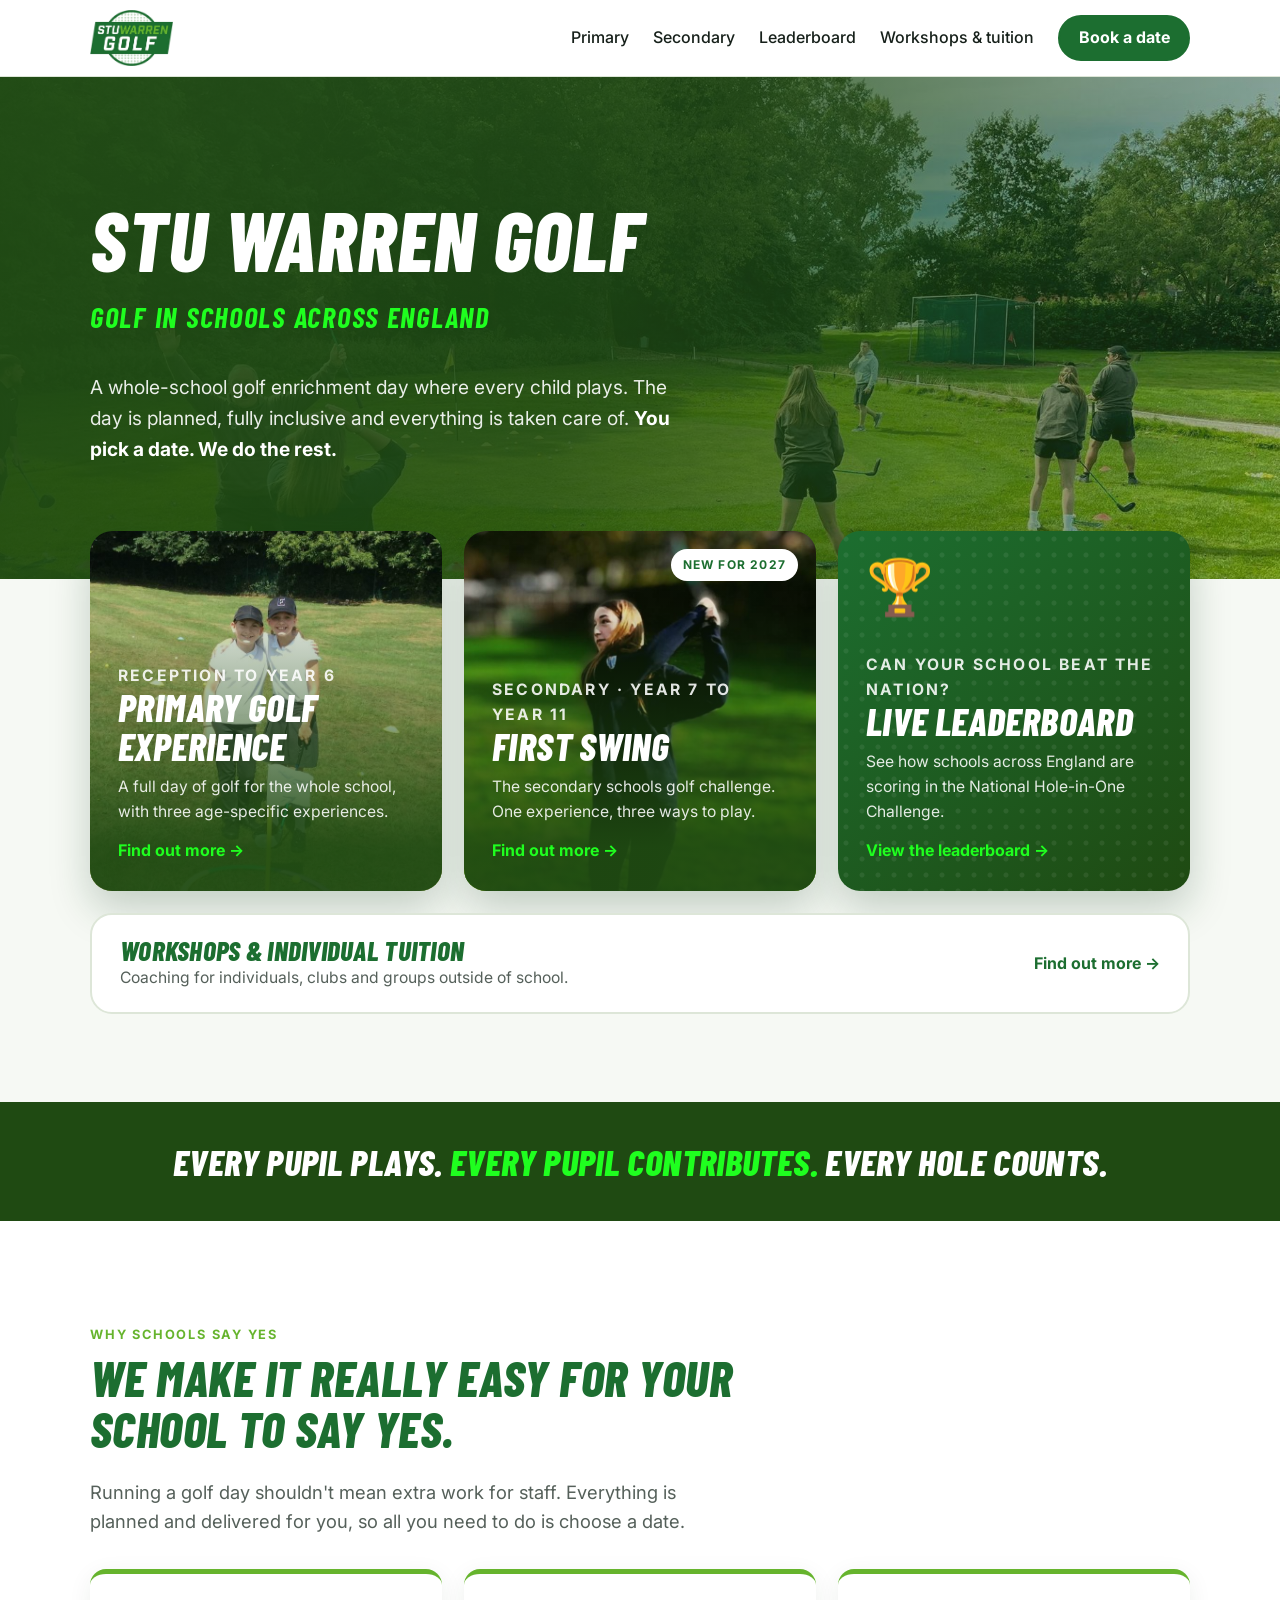
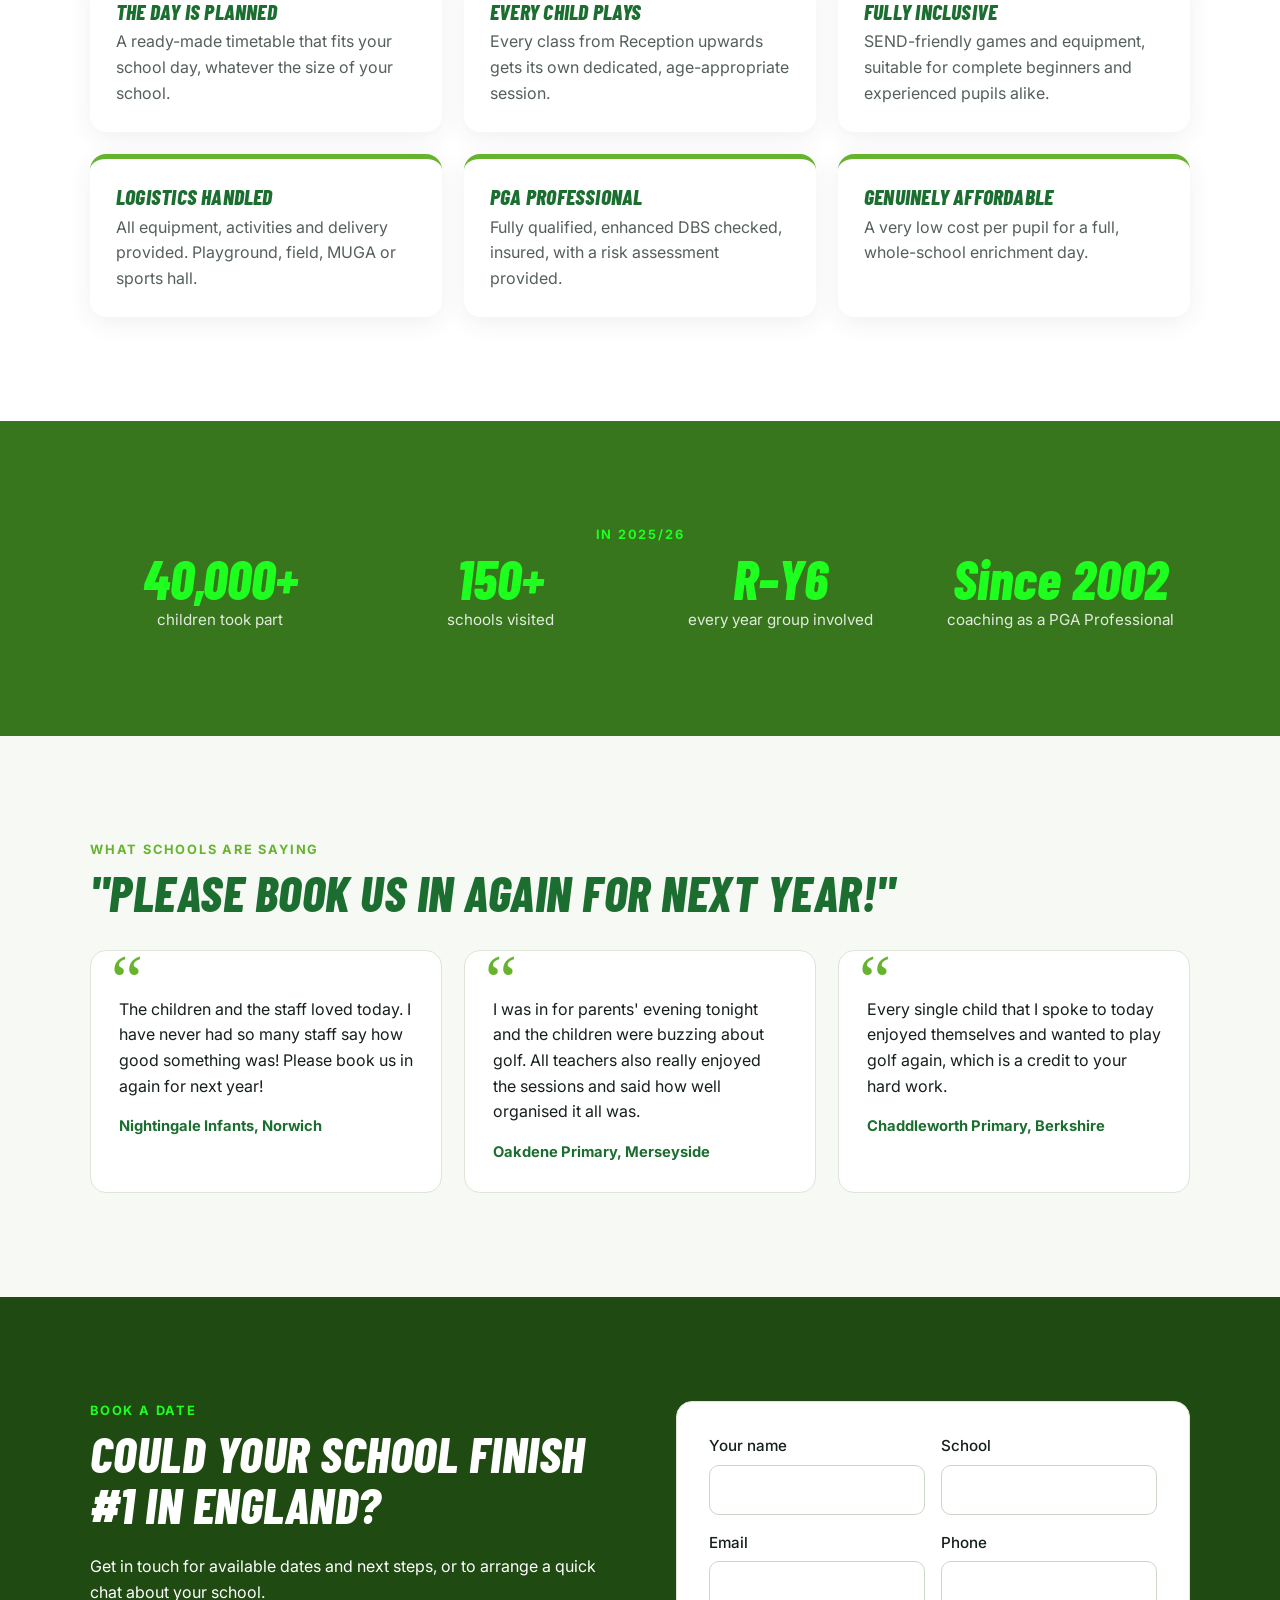
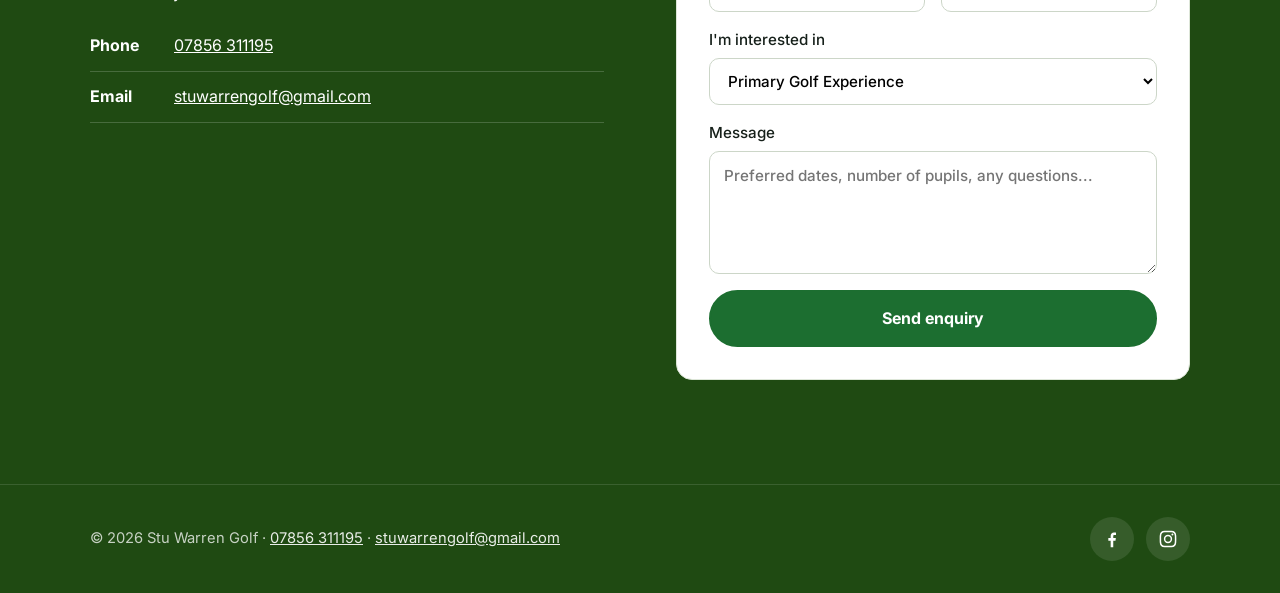
<file: index.html>
<!doctype html>
<html lang="en-GB">
<head>
  <meta charset="utf-8">
  <meta name="viewport" content="width=device-width, initial-scale=1">
  <title>Stu Warren Golf | Golf in Schools Across England</title>
  <meta name="description" content="Whole-school golf enrichment days for primary and secondary schools across England. Every pupil plays, every pupil contributes, and your school joins the national leaderboard. You pick a date, we do the rest.">
  <meta property="og:title" content="Stu Warren Golf | Golf in schools across England">
  <meta property="og:description" content="Whole-school golf days where every pupil plays. You pick a date, we do the rest.">
  <meta property="og:image" content="https://stuwarrengolf.co.uk/assets/images/schools/team-celebrate.jpg">
  <meta property="og:url" content="https://stuwarrengolf.co.uk/">
  <meta property="og:type" content="website">
  <meta name="twitter:card" content="summary_large_image">
  <link rel="canonical" href="https://stuwarrengolf.co.uk/">
  <link rel="icon" href="assets/images/favicon.png">
  <link rel="preconnect" href="https://fonts.googleapis.com">
  <link rel="preconnect" href="https://fonts.gstatic.com" crossorigin>
  <link href="https://fonts.googleapis.com/css2?family=Barlow+Condensed:ital,wght@0,700;1,700;1,800&family=Inter:wght@400;500;600;700&display=swap" rel="stylesheet">
  <link rel="stylesheet" href="assets/styles.css?v=202611021923">
</head>
<body>
  <header class="site-header">
    <div class="container header-inner">
      <a href="/" class="logo"><img src="assets/images/logo.png" alt="Stu Warren Golf home" width="382" height="259"></a>
      <button class="nav-toggle" aria-expanded="false" aria-controls="nav" aria-label="Open menu">
        <span></span><span></span><span></span>
      </button>
      <nav id="nav" class="nav">
        <a href="primary.html">Primary</a>
        <a href="secondary.html">Secondary</a>
        <a href="leaderboard.html">Leaderboard</a>
        <a href="workshops.html">Workshops &amp; tuition</a>
        <a href="#contact" class="btn btn-small btn-green">Book a date</a>
      </nav>
    </div>
  </header>

  <main>
    <section class="hero">
      <div class="hero-bg"><img src="assets/images/secondary/group.jpg" alt=""></div>
      <div class="container">
        <div class="hero-copy">
          <h1>Stu Warren Golf</h1>
          <p class="tagline">Golf in schools across England</p>
          <p class="lead">A whole-school golf enrichment day where every child plays. The day is planned, fully inclusive and everything is taken care of. <strong>You pick a date. We do the rest.</strong></p>
        </div>
      </div>
    </section>

    <!-- TABLETS -->
    <section class="tablets">
      <div class="container tablet-grid">
        <a class="tablet" href="primary.html">
          <img src="assets/images/schools/hole-in-one.jpg" alt="">
          <p class="tablet-kicker">Reception to Year 6</p>
          <h2>Primary Golf Experience</h2>
          <p>A full day of golf for the whole school, with three age-specific experiences.</p>
          <span class="go">Find out more →</span>
        </a>
        <a class="tablet" href="secondary.html">
          <img src="assets/images/secondary/swing.jpg" alt="">
          <span class="badge">New for 2027</span>
          <p class="tablet-kicker">Secondary · Year 7 to Year 11</p>
          <h2>First Swing</h2>
          <p>The secondary schools golf challenge. One experience, three ways to play.</p>
          <span class="go">Find out more →</span>
        </a>
        <a class="tablet tablet-plain" href="leaderboard.html">
          <span class="trophy" aria-hidden="true">🏆</span>
          <p class="tablet-kicker">Can your school beat the nation?</p>
          <h2>Live Leaderboard</h2>
          <p>See how schools across England are scoring in the National Hole-in-One Challenge.</p>
          <span class="go">View the leaderboard →</span>
        </a>
        <a class="tablet tablet-wide" href="workshops.html">
          <div>
            <h2>Workshops &amp; individual tuition</h2>
            <p>Coaching for individuals, clubs and groups outside of school.</p>
          </div>
          <span class="go">Find out more →</span>
        </a>
      </div>
    </section>

    <div class="promise">
      <div class="container">
        <p>Every pupil plays. <span>Every pupil contributes.</span> Every hole counts.</p>
      </div>
    </div>

    <!-- WHY SCHOOLS SAY YES -->
    <section class="section">
      <div class="container">
        <div class="narrow">
          <p class="eyebrow">Why schools say yes</p>
          <h2>We make it really easy for your school to say yes.</h2>
          <p class="lead-dark">Running a golf day shouldn't mean extra work for staff. Everything is planned and delivered for you, so all you need to do is choose a date.</p>
        </div>
        <div class="features">
          <div class="feature">
            <h3>The day is planned</h3>
            <p>A ready-made timetable that fits your school day, whatever the size of your school.</p>
          </div>
          <div class="feature">
            <h3>Every child plays</h3>
            <p>Every class from Reception upwards gets its own dedicated, age-appropriate session.</p>
          </div>
          <div class="feature">
            <h3>Fully inclusive</h3>
            <p>SEND-friendly games and equipment, suitable for complete beginners and experienced pupils alike.</p>
          </div>
          <div class="feature">
            <h3>Logistics handled</h3>
            <p>All equipment, activities and delivery provided. Playground, field, MUGA or sports hall.</p>
          </div>
          <div class="feature">
            <h3>PGA Professional</h3>
            <p>Fully qualified, enhanced DBS checked, insured, with a risk assessment provided.</p>
          </div>
          <div class="feature">
            <h3>Genuinely affordable</h3>
            <p>A very low cost per pupil for a full, whole-school enrichment day.</p>
          </div>
        </div>
      </div>
    </section>

    <!-- STATS -->
    <section class="section section-dark on-dark">
      <div class="container">
        <p class="eyebrow center">In 2025/26</p>
        <div class="stats">
          <div><strong>40,000+</strong><span>children took part</span></div>
          <div><strong>150+</strong><span>schools visited</span></div>
          <div><strong>R–Y6</strong><span>every year group involved</span></div>
          <div><strong>Since 2002</strong><span>coaching as a PGA Professional</span></div>
        </div>
      </div>
    </section>

    <!-- QUOTES -->
    <section class="section section-alt">
      <div class="container">
        <p class="eyebrow">What schools are saying</p>
        <h2>"Please book us in again for next year!"</h2>
        <div class="quotes">
          <blockquote>
            <p>The children and the staff loved today. I have never had so many staff say how good something was! Please book us in again for next year!</p>
            <cite>Nightingale Infants, Norwich</cite>
          </blockquote>
          <blockquote>
            <p>I was in for parents' evening tonight and the children were buzzing about golf. All teachers also really enjoyed the sessions and said how well organised it all was.</p>
            <cite>Oakdene Primary, Merseyside</cite>
          </blockquote>
          <blockquote>
            <p>Every single child that I spoke to today enjoyed themselves and wanted to play golf again, which is a credit to your hard work.</p>
            <cite>Chaddleworth Primary, Berkshire</cite>
          </blockquote>
        </div>
      </div>
    </section>

    <!-- CONTACT -->
    <section id="contact" class="section section-deep on-dark">
      <div class="container split split-top">
        <div>
          <p class="eyebrow">Book a date</p>
          <h2>Could your school finish #1 in England?</h2>
          <p>Get in touch for available dates and next steps, or to arrange a quick chat about your school.</p>
          <ul class="contact-list">
            <li><strong>Phone</strong> <a href="tel:+447856311195">07856 311195</a></li>
            <li><strong>Email</strong> <a href="mailto:stuwarrengolf@gmail.com">stuwarrengolf@gmail.com</a></li>
          </ul>
        </div>
        <form class="form" name="contact" method="POST" action="/thanks.html" data-netlify="true" netlify-honeypot="bot-field">
          <input type="hidden" name="form-name" value="contact">
          <p class="hidden"><label>Don't fill this in: <input name="bot-field"></label></p>
          <div class="form-row">
            <label>Your name<input name="name" required autocomplete="name"></label>
            <label>School<input name="school" autocomplete="organization"></label>
          </div>
          <div class="form-row">
            <label>Email<input name="email" type="email" required autocomplete="email"></label>
            <label>Phone<input name="phone" type="tel" autocomplete="tel"></label>
          </div>
          <label>I'm interested in
            <select name="interest">
              <option>Primary Golf Experience</option>
              <option>First Swing (secondary)</option>
              <option>Workshops / individual tuition</option>
              <option>Something else</option>
            </select>
          </label>
          <label>Message<textarea name="message" rows="4" placeholder="Preferred dates, number of pupils, any questions..."></textarea></label>
          <button type="submit" class="btn">Send enquiry</button>
        </form>
      </div>
    </section>
  </main>

  <footer class="site-footer">
    <div class="container footer-inner">
      <p>&copy; <span id="year">2026</span> Stu Warren Golf · <a href="tel:+447856311195">07856 311195</a> · <a href="mailto:stuwarrengolf@gmail.com">stuwarrengolf@gmail.com</a></p>
      <div class="social">
        <a href="https://www.facebook.com/stuwarrengolf" target="_blank" rel="noopener" aria-label="Stu Warren Golf on Facebook">
          <svg viewBox="0 0 24 24" aria-hidden="true"><path d="M13.5 22v-8h2.7l.4-3.2h-3.1V8.8c0-.9.3-1.5 1.6-1.5h1.7V4.4c-.3 0-1.3-.1-2.4-.1-2.4 0-4 1.5-4 4.1v2.4H7.6V14h2.8v8h3.1z"/></svg>
        </a>
        <a href="https://www.instagram.com/stuwarrengolf/" target="_blank" rel="noopener" aria-label="Stu Warren Golf on Instagram">
          <svg viewBox="0 0 24 24" aria-hidden="true"><path d="M12 7a5 5 0 100 10 5 5 0 000-10zm0 8.2a3.2 3.2 0 110-6.4 3.2 3.2 0 010 6.4zM17.3 5.5a1.2 1.2 0 100 2.4 1.2 1.2 0 000-2.4zM12 3.8c2.7 0 3 0 4 .1 2.7.1 4 1.4 4.1 4.1.1 1 .1 1.3.1 4s0 3-.1 4c-.1 2.7-1.4 4-4.1 4.1-1 .1-1.3.1-4 .1s-3 0-4-.1c-2.7-.1-4-1.4-4.1-4.1-.1-1-.1-1.3-.1-4s0-3 .1-4C4 5.3 5.3 4 8 3.9c1-.1 1.3-.1 4-.1zM12 2c-2.7 0-3.1 0-4.1.1C4.2 2.2 2.2 4.2 2.1 7.9 2 8.9 2 9.3 2 12s0 3.1.1 4.1c.1 3.7 2.1 5.7 5.8 5.8 1 .1 1.4.1 4.1.1s3.1 0 4.1-.1c3.7-.1 5.7-2.1 5.8-5.8.1-1 .1-1.4.1-4.1s0-3.1-.1-4.1c-.1-3.7-2.1-5.7-5.8-5.8C15.1 2 14.7 2 12 2z"/></svg>
        </a>
      </div>
    </div>
  </footer>

  <script src="assets/main.js?v=202611021923"></script>
</body>
</html>
</file>
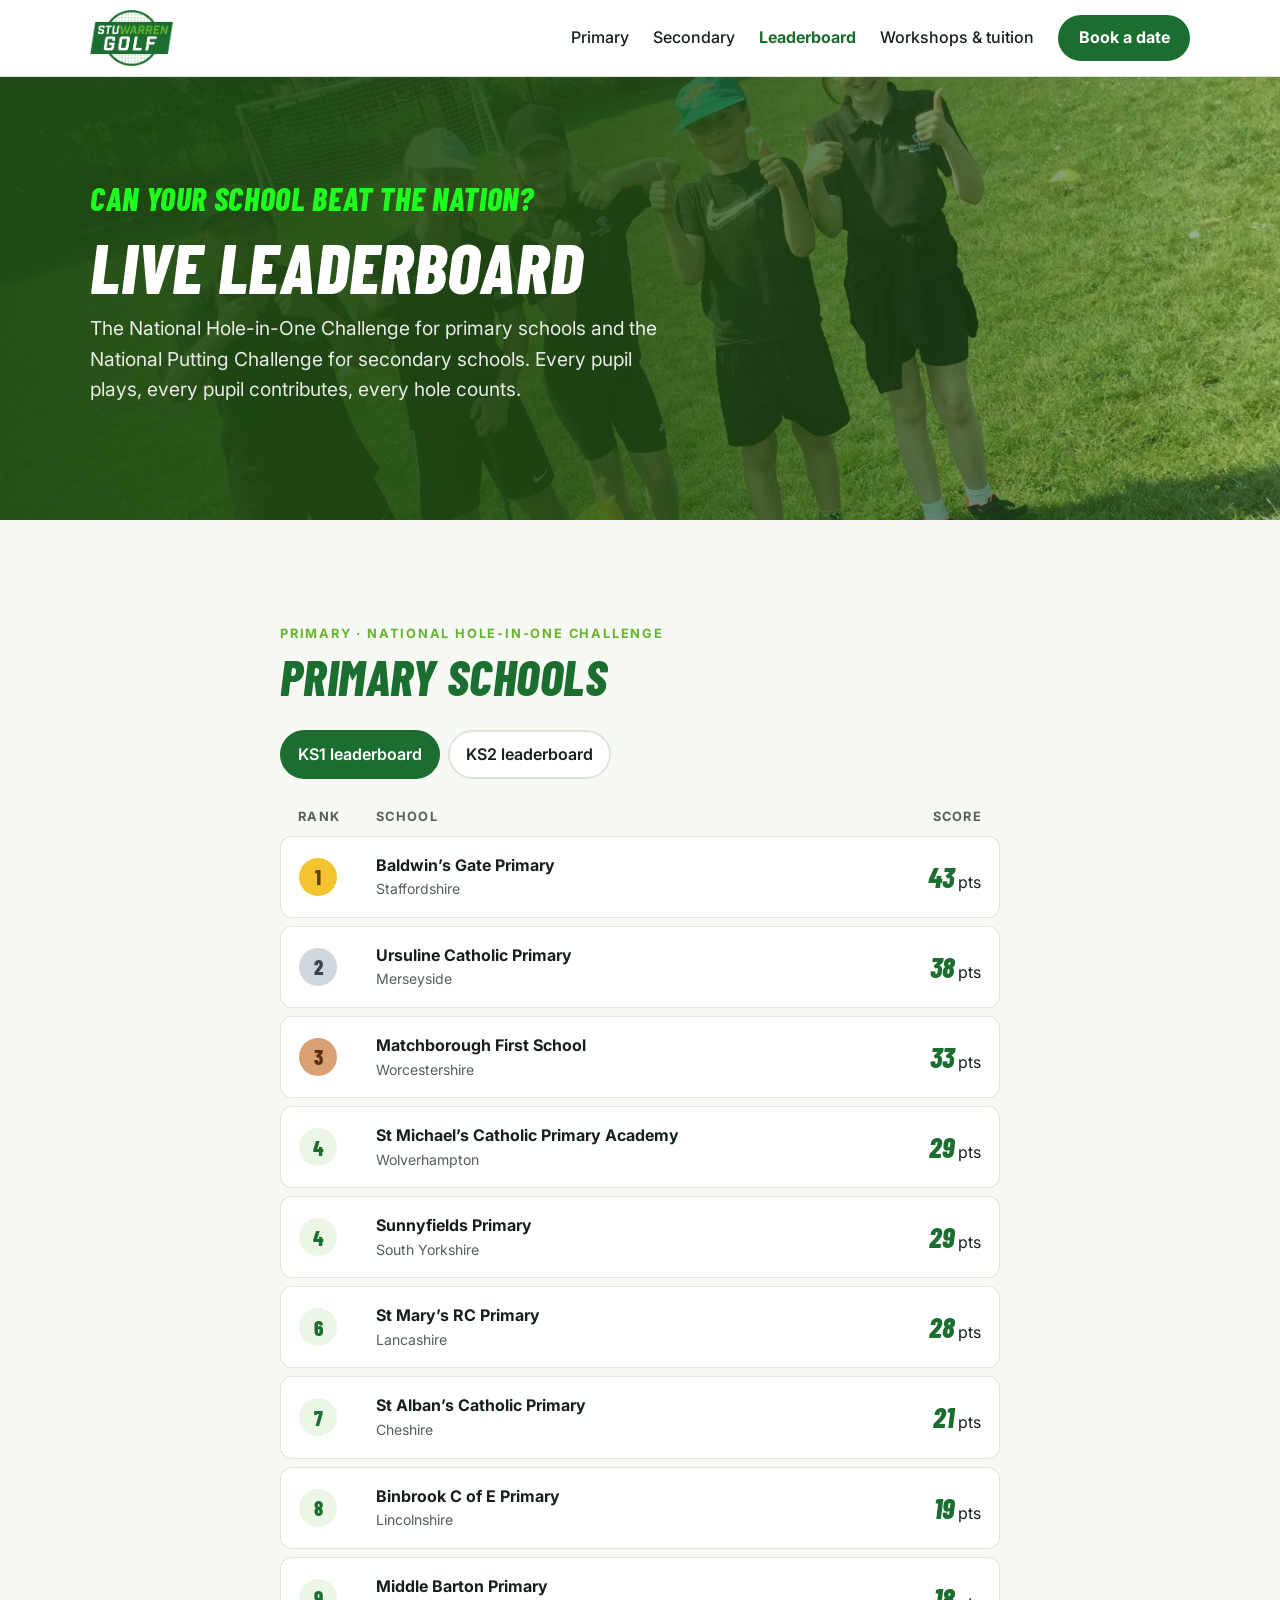
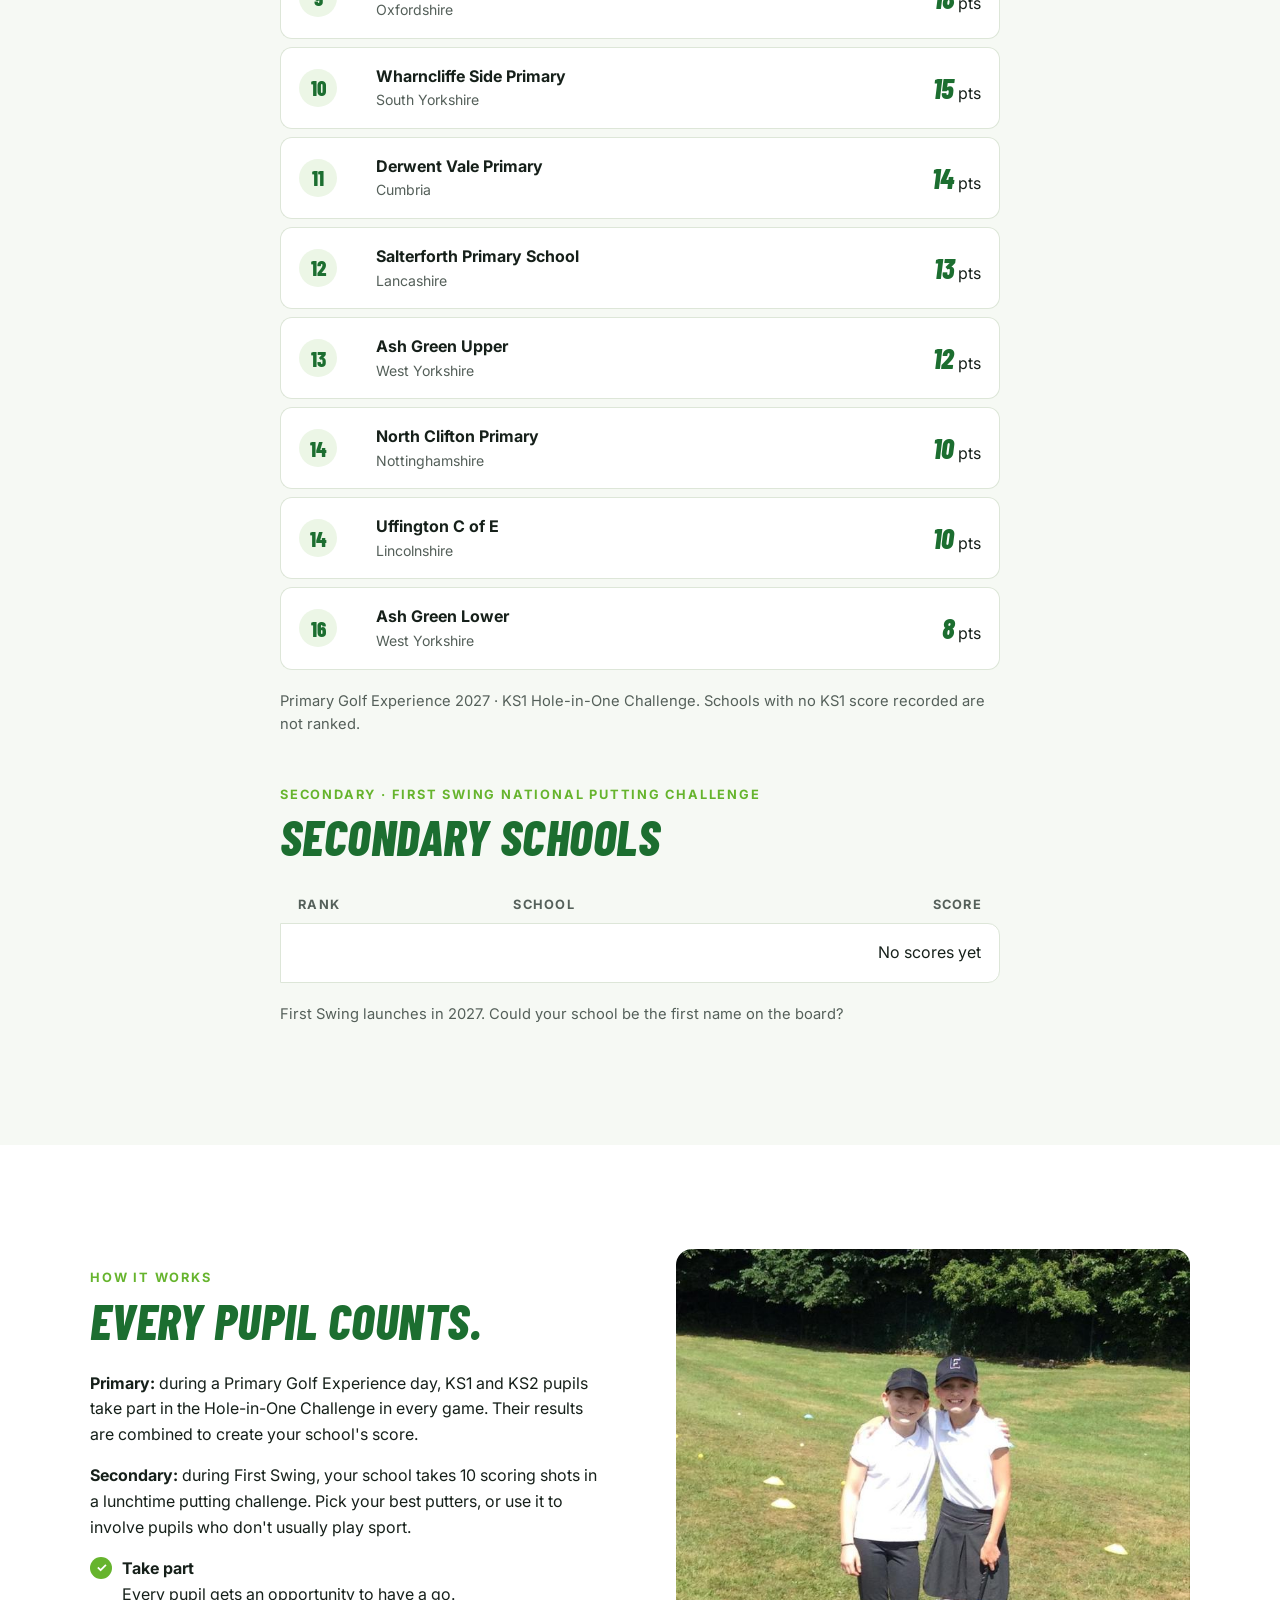
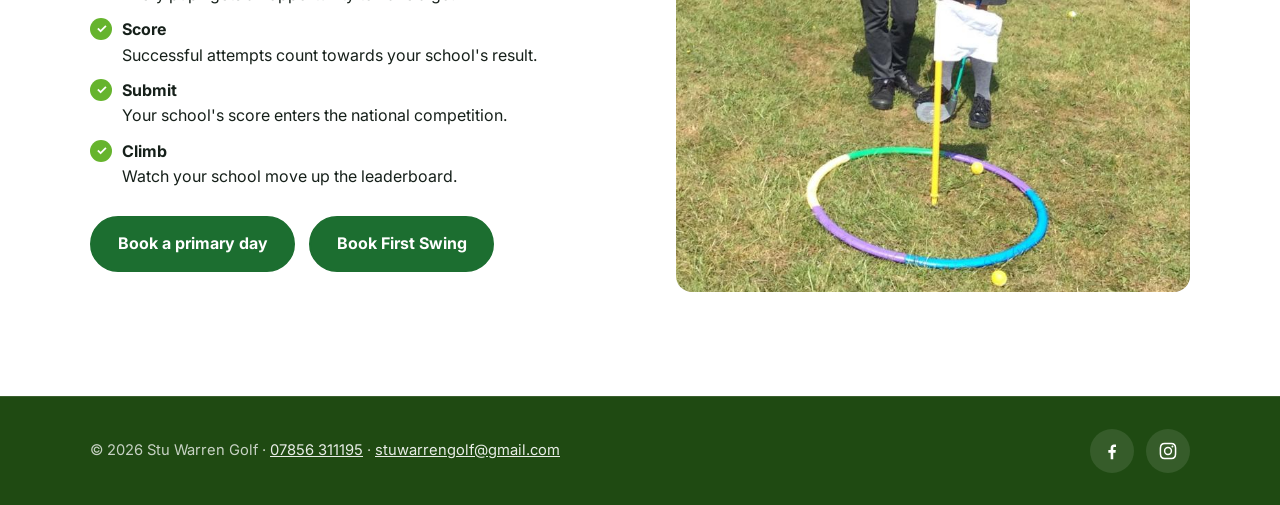
<file: leaderboard.html>
<!doctype html>
<html lang="en-GB">
<head>
  <meta charset="utf-8">
  <meta name="viewport" content="width=device-width, initial-scale=1">
  <title>Live Leaderboard | Stu Warren Golf</title>
  <meta name="description" content="The National Hole-in-One Challenge leaderboard. See how primary schools across England are scoring in the Primary Golf Experience.">
  <meta property="og:title" content="Live Leaderboard | Stu Warren Golf">
  <meta property="og:description" content="Whole-school golf days where every pupil plays. You pick a date, we do the rest.">
  <meta property="og:image" content="https://stuwarrengolf.co.uk/assets/images/schools/team-celebrate.jpg">
  <meta property="og:url" content="https://stuwarrengolf.co.uk/leaderboard.html">
  <meta property="og:type" content="website">
  <meta name="twitter:card" content="summary_large_image">
  <link rel="canonical" href="https://stuwarrengolf.co.uk/leaderboard.html">
  <link rel="icon" href="assets/images/favicon.png">
  <link rel="preconnect" href="https://fonts.googleapis.com">
  <link rel="preconnect" href="https://fonts.gstatic.com" crossorigin>
  <link href="https://fonts.googleapis.com/css2?family=Barlow+Condensed:ital,wght@0,700;1,700;1,800&family=Inter:wght@400;500;600;700&display=swap" rel="stylesheet">
  <link rel="stylesheet" href="assets/styles.css?v=202611021923">
</head>
<body>
  <header class="site-header">
    <div class="container header-inner">
      <a href="/" class="logo"><img src="assets/images/logo.png" alt="Stu Warren Golf home" width="382" height="259"></a>
      <button class="nav-toggle" aria-expanded="false" aria-controls="nav" aria-label="Open menu">
        <span></span><span></span><span></span>
      </button>
      <nav id="nav" class="nav">
        <a href="primary.html">Primary</a>
        <a href="secondary.html">Secondary</a>
        <a href="leaderboard.html" aria-current="page">Leaderboard</a>
        <a href="workshops.html">Workshops &amp; tuition</a>
        <a href="primary.html#book" class="btn btn-small btn-green">Book a date</a>
      </nav>
    </div>
  </header>

  <main>
    <section class="hero hero-sm">
      <div class="hero-bg"><img src="assets/images/schools/team-celebrate.jpg" alt=""></div>
      <div class="container">
        <div class="hero-copy">
          <p class="challenge-line">Can your school beat the nation?</p>
          <h1>Live Leaderboard</h1>
          <p class="lead">The National Hole-in-One Challenge for primary schools and the National Putting Challenge for secondary schools. Every pupil plays, every pupil contributes, every hole counts.</p>
        </div>
      </div>
    </section>

    <section class="section section-alt">
      <div class="container narrow">
        <div class="board-section">
          <p class="eyebrow">Primary · National Hole-in-One Challenge</p>
          <h2>Primary schools</h2>
          <div class="tt-tabs" role="tablist" aria-label="Key stage">
            <button type="button" role="tab" data-board="ks1">KS1 leaderboard</button>
            <button type="button" role="tab" data-board="ks2">KS2 leaderboard</button>
          </div>
          <table class="board">
            <thead><tr><th>Rank</th><th>School</th><th>Score</th></tr></thead>
            <tbody id="board-primary"></tbody>
          </table>
          <p class="board-note" id="note-primary"></p>
        </div>
        <div class="board-section">
          <p class="eyebrow">Secondary · First Swing National Putting Challenge</p>
          <h2>Secondary schools</h2>
          <table class="board">
            <thead><tr><th>Rank</th><th>School</th><th>Score</th></tr></thead>
            <tbody id="board-secondary"></tbody>
          </table>
          <p class="board-note" id="note-secondary"></p>
        </div>
      </div>
    </section>

    <section class="section">
      <div class="container split">
        <div>
          <p class="eyebrow">How it works</p>
          <h2>Every pupil counts.</h2>
          <p><strong>Primary:</strong> during a Primary Golf Experience day, KS1 and KS2 pupils take part in the Hole-in-One Challenge in every game. Their results are combined to create your school's score.</p>
          <p><strong>Secondary:</strong> during First Swing, your school takes 10 scoring shots in a lunchtime putting challenge. Pick your best putters, or use it to involve pupils who don't usually play sport.</p>
          <ul class="ticks">
            <li><strong>Take part</strong>Every pupil gets an opportunity to have a go.</li>
            <li><strong>Score</strong>Successful attempts count towards your school's result.</li>
            <li><strong>Submit</strong>Your school's score enters the national competition.</li>
            <li><strong>Climb</strong>Watch your school move up the leaderboard.</li>
          </ul>
          <div class="actions"><a href="primary.html#book" class="btn btn-green">Book a primary day</a><a href="secondary.html#book" class="btn btn-green">Book First Swing</a></div>
        </div>
        <div class="photo photo-tall"><img src="assets/images/schools/hole-in-one.jpg" alt="Two pupils celebrating next to a hole-in-one target" loading="lazy"></div>
      </div>
    </section>
  </main>

  <footer class="site-footer">
    <div class="container footer-inner">
      <p>&copy; <span id="year">2026</span> Stu Warren Golf · <a href="tel:+447856311195">07856 311195</a> · <a href="mailto:stuwarrengolf@gmail.com">stuwarrengolf@gmail.com</a></p>
      <div class="social">
        <a href="https://www.facebook.com/stuwarrengolf" target="_blank" rel="noopener" aria-label="Stu Warren Golf on Facebook">
          <svg viewBox="0 0 24 24" aria-hidden="true"><path d="M13.5 22v-8h2.7l.4-3.2h-3.1V8.8c0-.9.3-1.5 1.6-1.5h1.7V4.4c-.3 0-1.3-.1-2.4-.1-2.4 0-4 1.5-4 4.1v2.4H7.6V14h2.8v8h3.1z"/></svg>
        </a>
        <a href="https://www.instagram.com/stuwarrengolf/" target="_blank" rel="noopener" aria-label="Stu Warren Golf on Instagram">
          <svg viewBox="0 0 24 24" aria-hidden="true"><path d="M12 7a5 5 0 100 10 5 5 0 000-10zm0 8.2a3.2 3.2 0 110-6.4 3.2 3.2 0 010 6.4zM17.3 5.5a1.2 1.2 0 100 2.4 1.2 1.2 0 000-2.4zM12 3.8c2.7 0 3 0 4 .1 2.7.1 4 1.4 4.1 4.1.1 1 .1 1.3.1 4s0 3-.1 4c-.1 2.7-1.4 4-4.1 4.1-1 .1-1.3.1-4 .1s-3 0-4-.1c-2.7-.1-4-1.4-4.1-4.1-.1-1-.1-1.3-.1-4s0-3 .1-4C4 5.3 5.3 4 8 3.9c1-.1 1.3-.1 4-.1zM12 2c-2.7 0-3.1 0-4.1.1C4.2 2.2 2.2 4.2 2.1 7.9 2 8.9 2 9.3 2 12s0 3.1.1 4.1c.1 3.7 2.1 5.7 5.8 5.8 1 .1 1.4.1 4.1.1s3.1 0 4.1-.1c3.7-.1 5.7-2.1 5.8-5.8.1-1 .1-1.4.1-4.1s0-3.1-.1-4.1c-.1-3.7-2.1-5.7-5.8-5.8C15.1 2 14.7 2 12 2z"/></svg>
        </a>
      </div>
    </div>
  </footer>

  <script src="assets/leaderboard.js?v=202611021923"></script>
  <script src="assets/main.js?v=202611021923"></script>
</body>
</html>
</file>
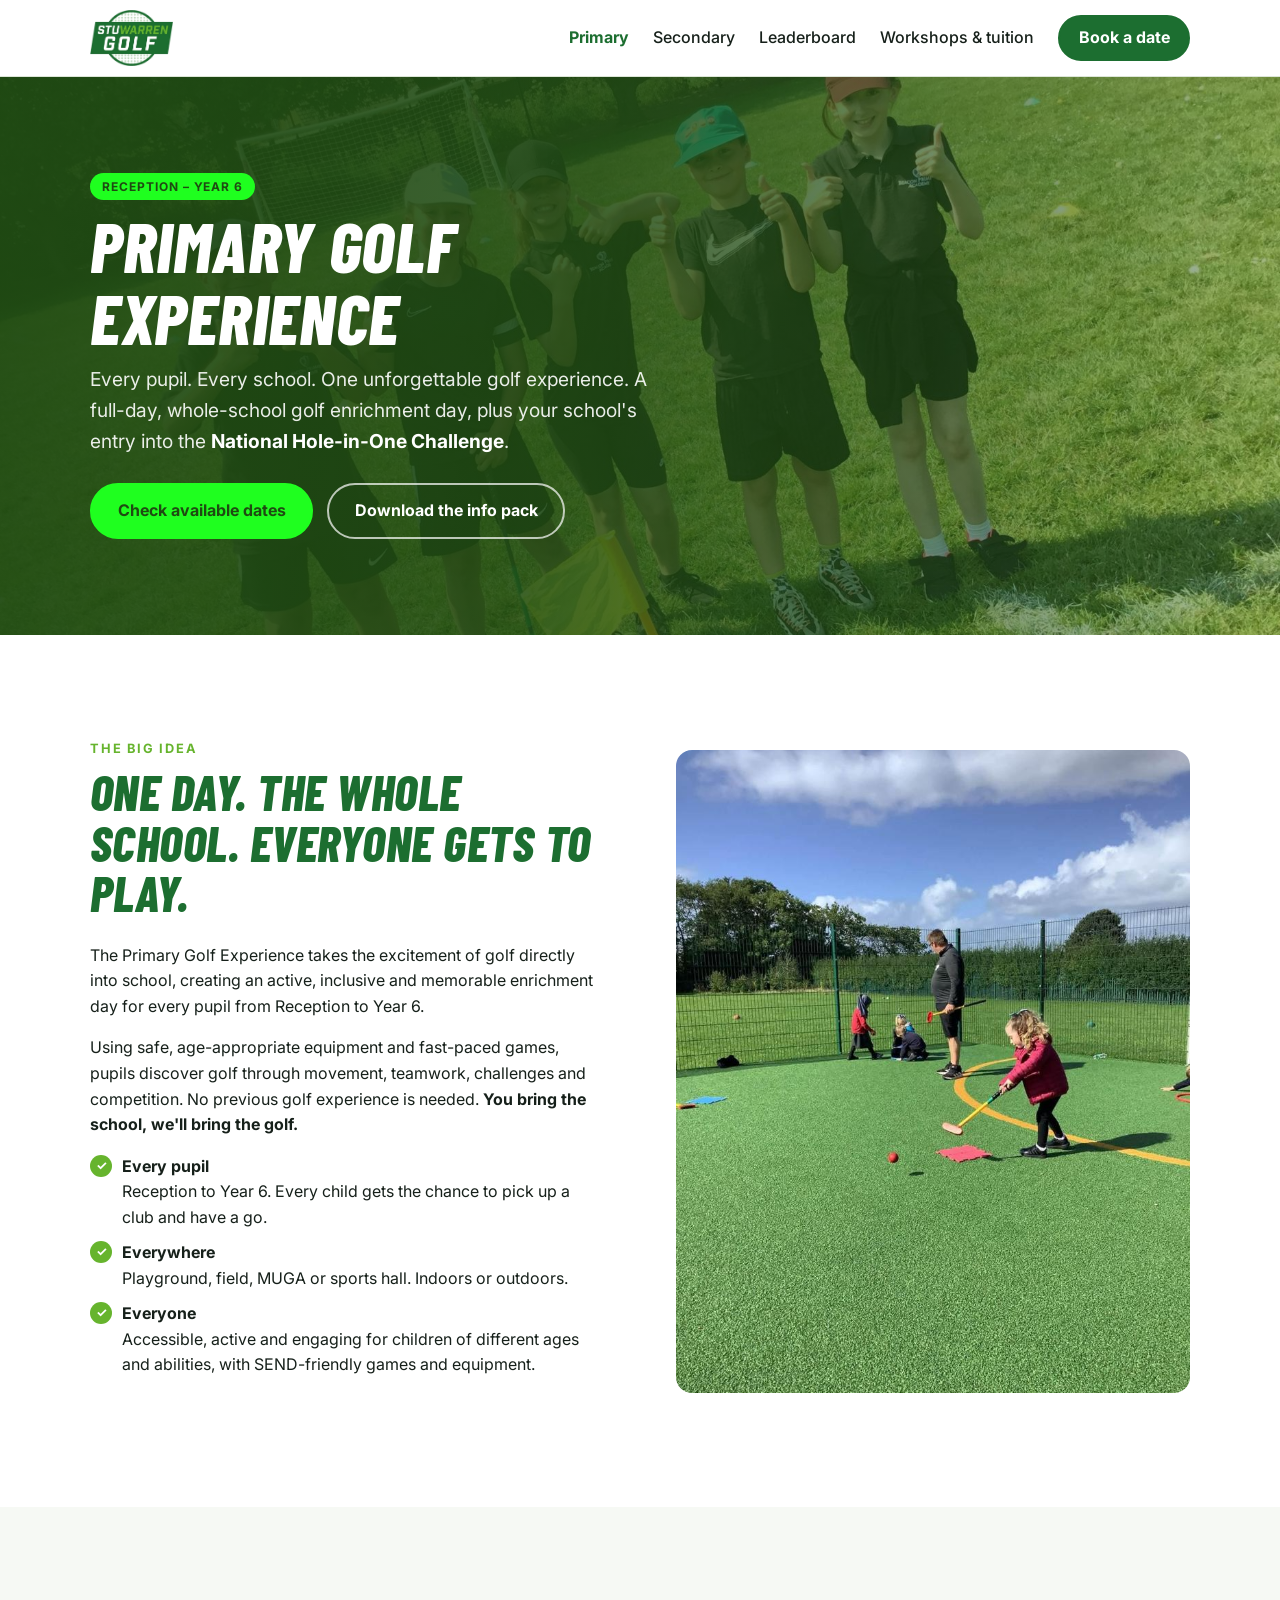
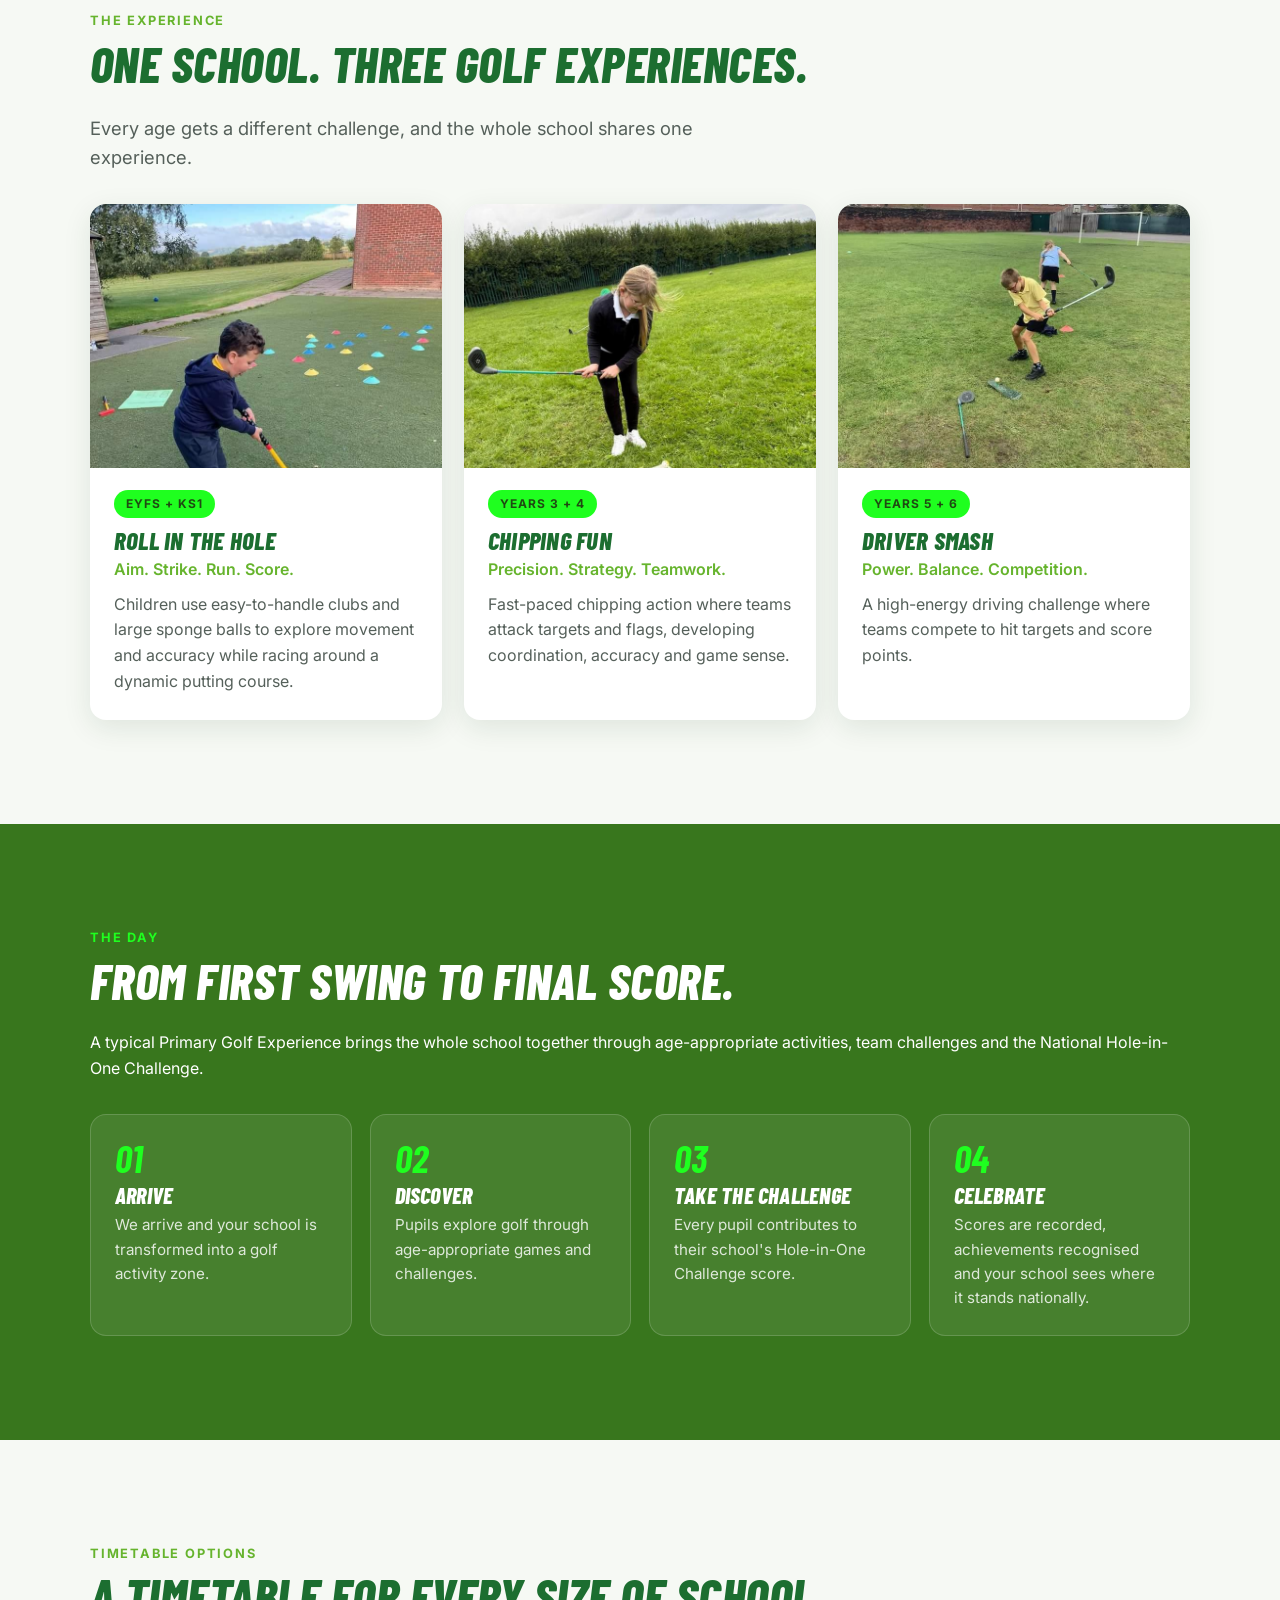
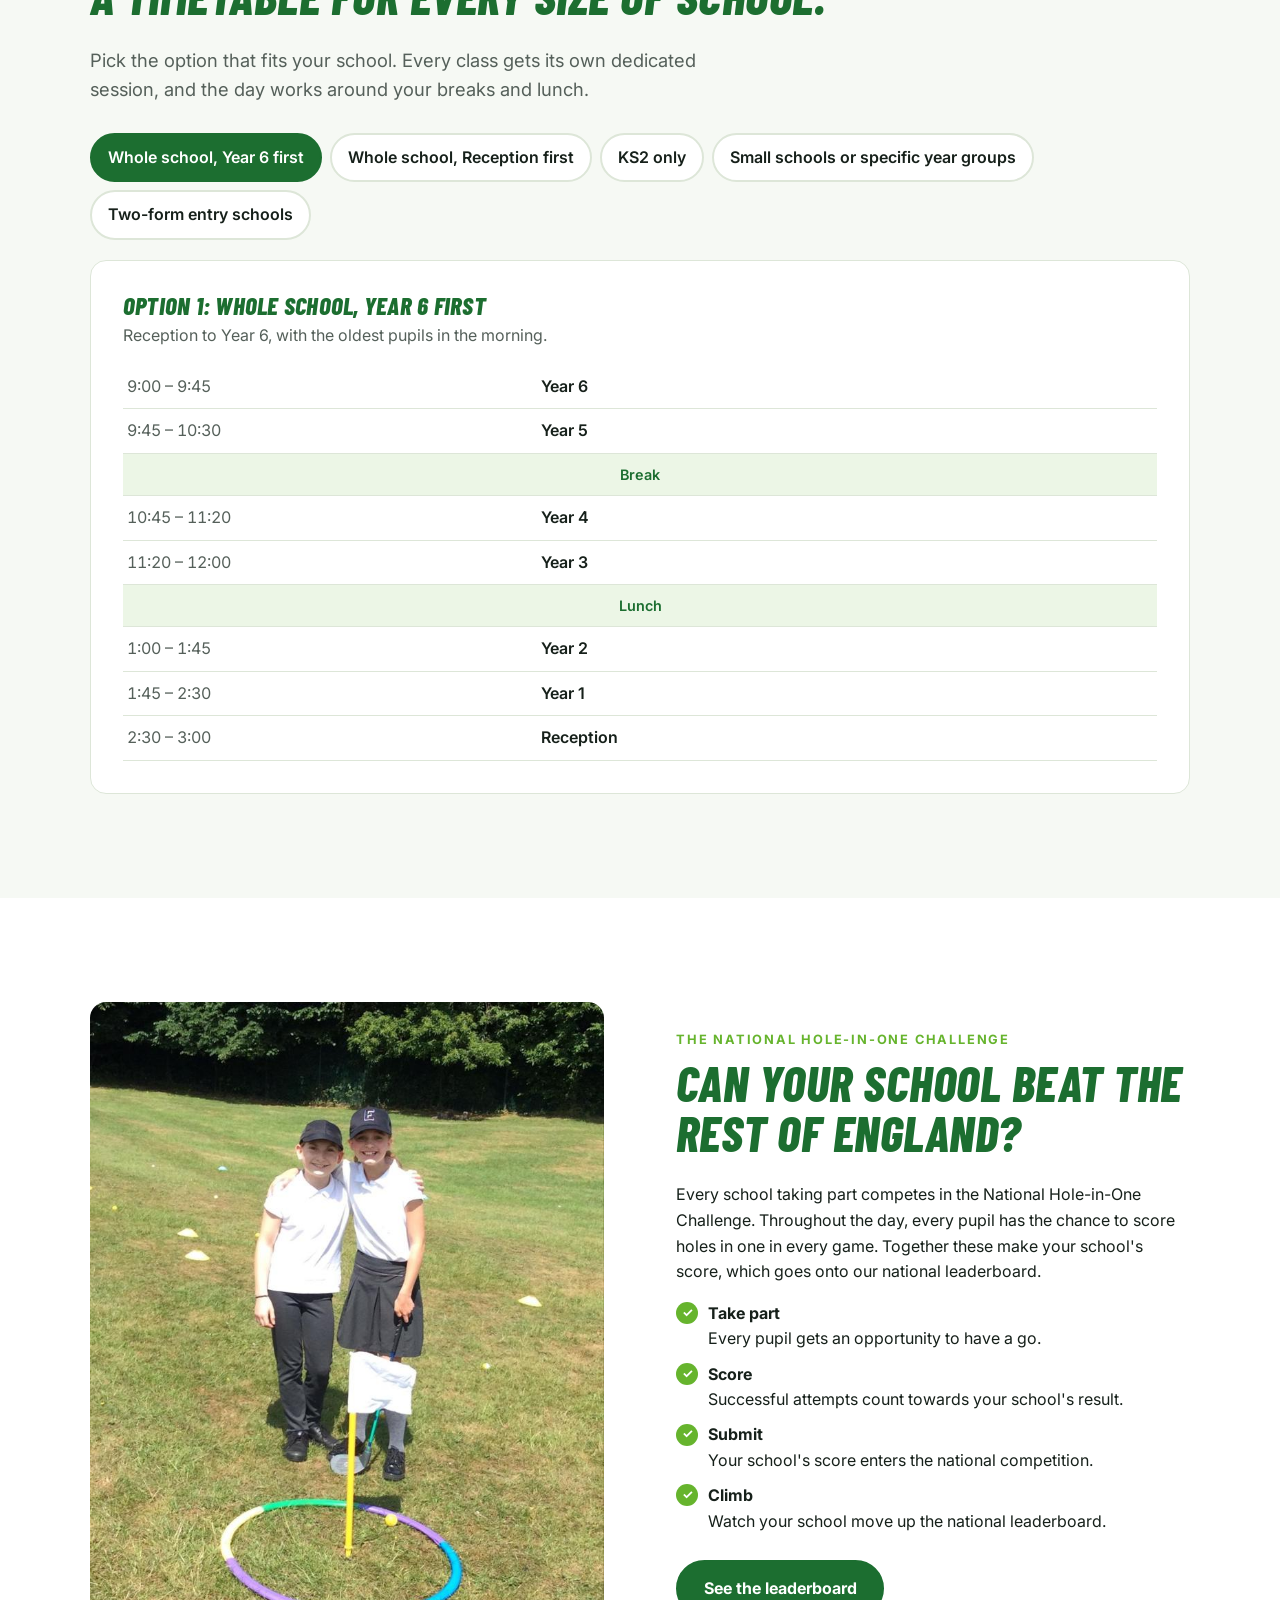
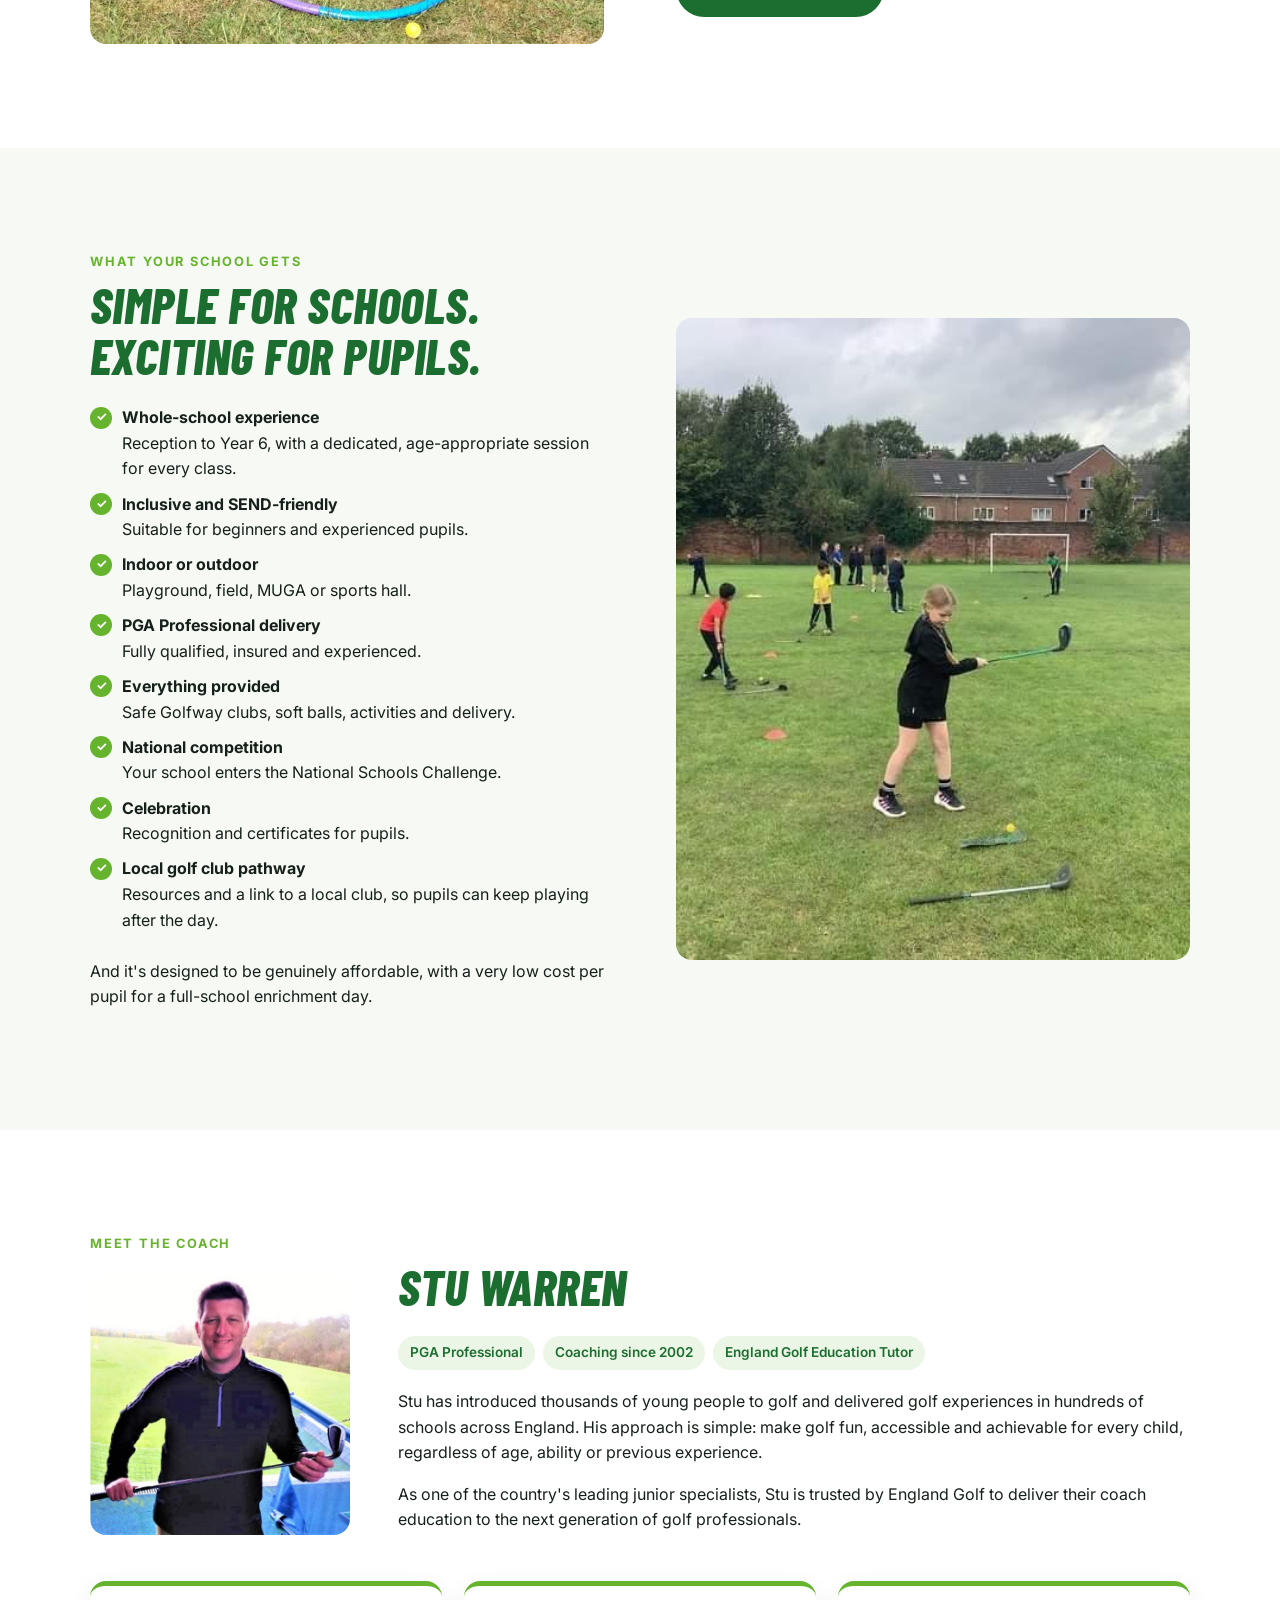
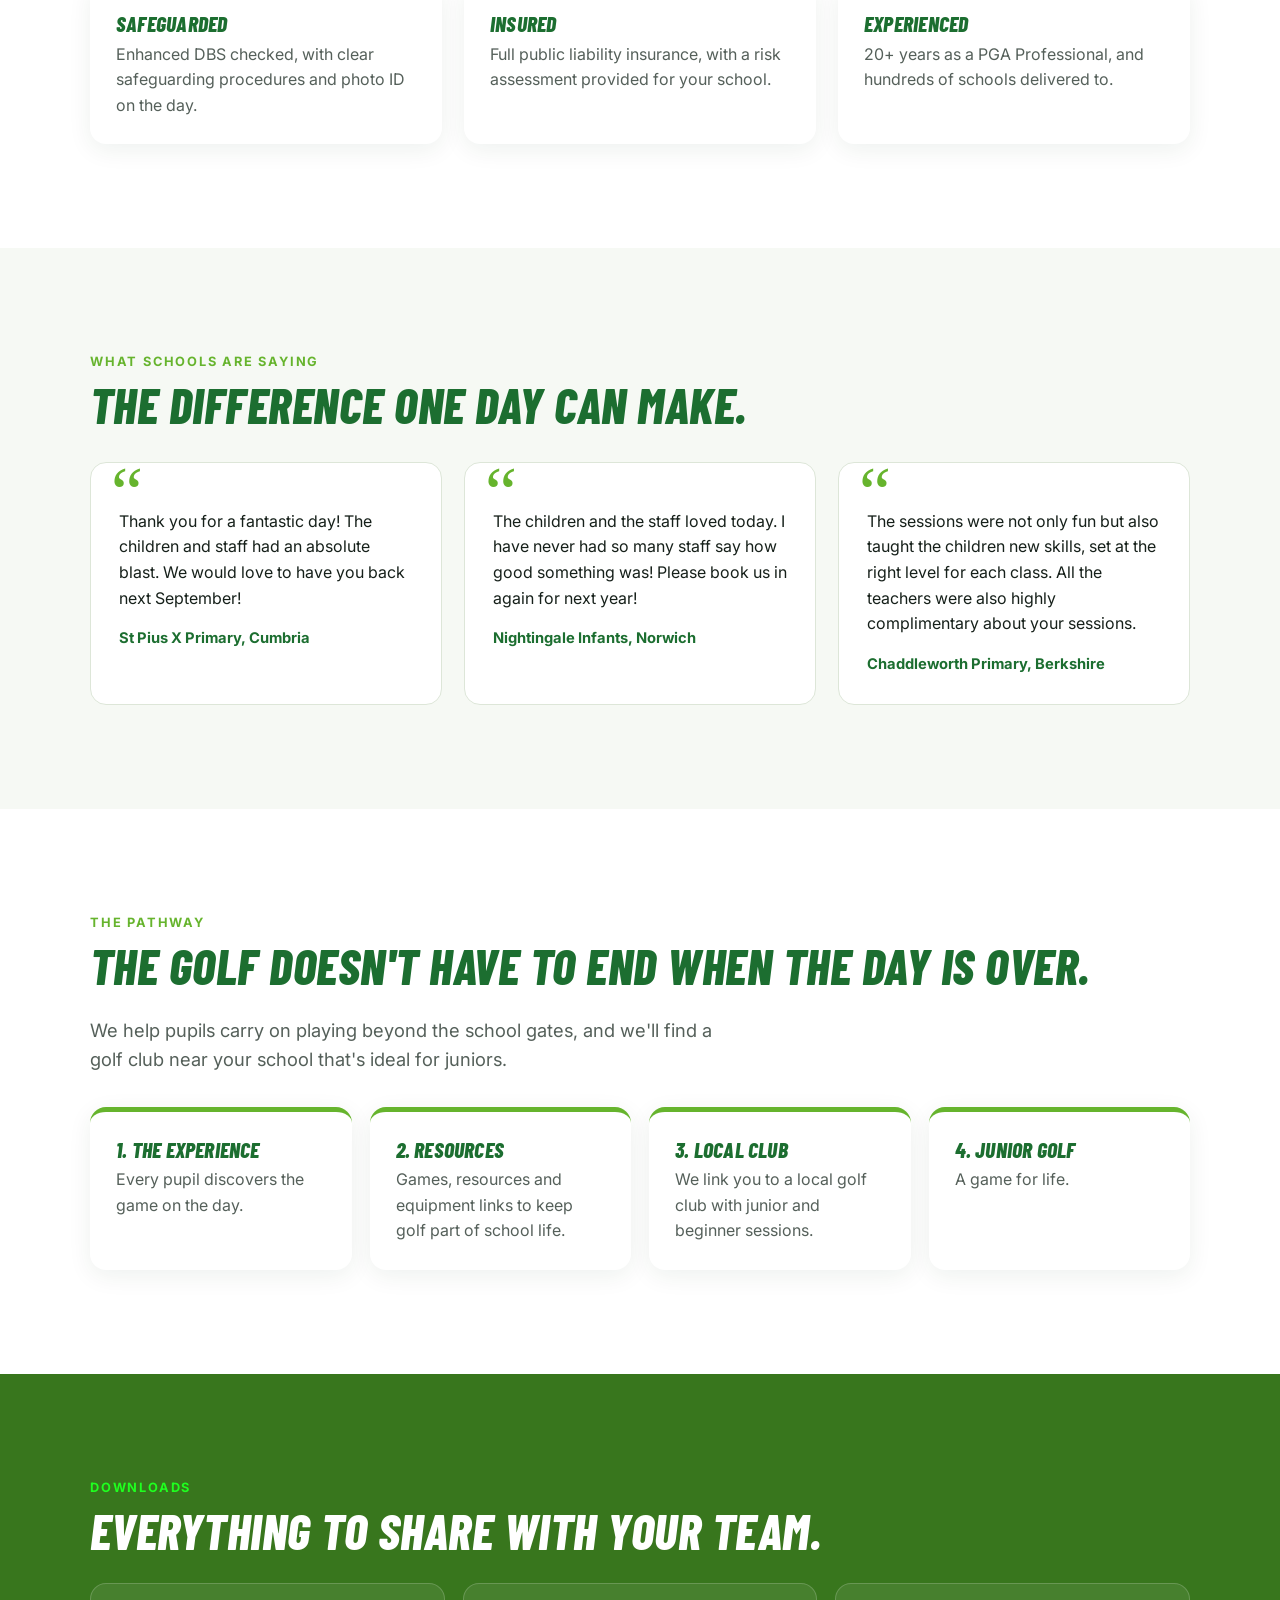
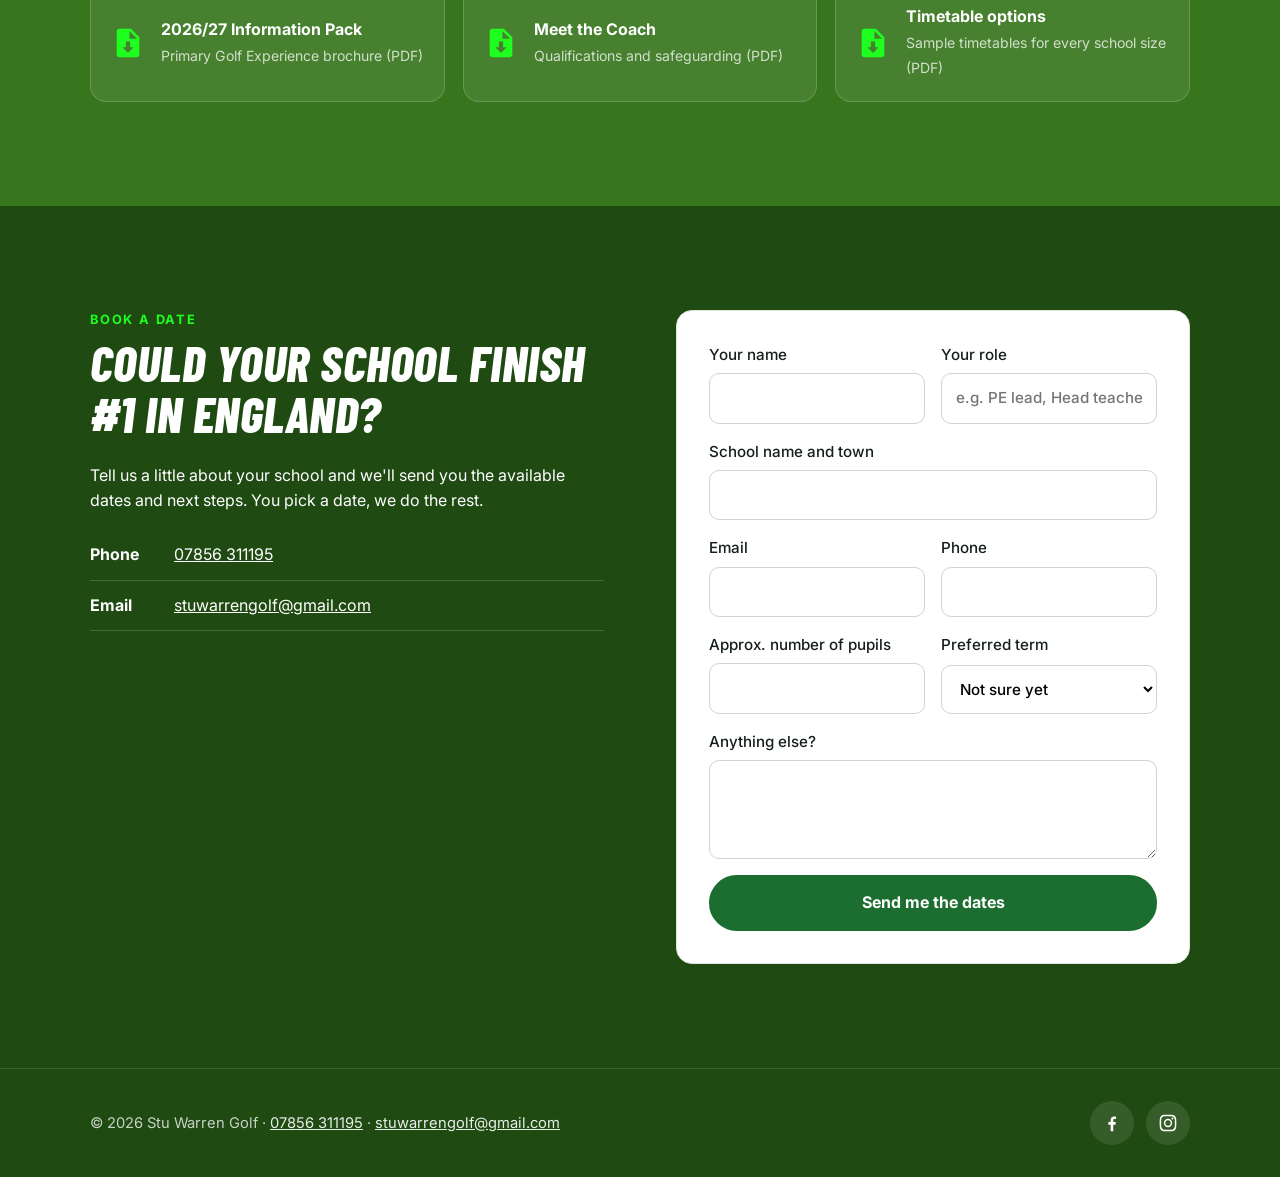
<file: primary.html>
<!doctype html>
<html lang="en-GB">
<head>
  <meta charset="utf-8">
  <meta name="viewport" content="width=device-width, initial-scale=1">
  <title>Primary Golf Experience | Stu Warren Golf</title>
  <meta name="description" content="The Primary Golf Experience: a full-day, whole-school golf enrichment day for Reception to Year 6. Every pupil plays, every pupil contributes to your school's score in the National Hole-in-One Challenge.">
  <meta property="og:title" content="Primary Golf Experience | Stu Warren Golf">
  <meta property="og:description" content="Every pupil. Every school. One unforgettable golf experience.">
  <meta property="og:image" content="https://stuwarrengolf.co.uk/assets/images/schools/team-celebrate.jpg">
  <meta property="og:url" content="https://stuwarrengolf.co.uk/primary.html">
  <meta property="og:type" content="website">
  <meta name="twitter:card" content="summary_large_image">
  <link rel="canonical" href="https://stuwarrengolf.co.uk/primary.html">
  <link rel="icon" href="assets/images/favicon.png">
  <link rel="preconnect" href="https://fonts.googleapis.com">
  <link rel="preconnect" href="https://fonts.gstatic.com" crossorigin>
  <link href="https://fonts.googleapis.com/css2?family=Barlow+Condensed:ital,wght@0,700;1,700;1,800&family=Inter:wght@400;500;600;700&display=swap" rel="stylesheet">
  <link rel="stylesheet" href="assets/styles.css?v=202611021923">
</head>
<body>
  <header class="site-header">
    <div class="container header-inner">
      <a href="/" class="logo"><img src="assets/images/logo.png" alt="Stu Warren Golf home" width="382" height="259"></a>
      <button class="nav-toggle" aria-expanded="false" aria-controls="nav" aria-label="Open menu">
        <span></span><span></span><span></span>
      </button>
      <nav id="nav" class="nav">
        <a href="primary.html" aria-current="page">Primary</a>
        <a href="secondary.html">Secondary</a>
        <a href="leaderboard.html">Leaderboard</a>
        <a href="workshops.html">Workshops &amp; tuition</a>
        <a href="#book" class="btn btn-small btn-green">Book a date</a>
      </nav>
    </div>
  </header>

  <main>
    <section class="hero hero-sm">
      <div class="hero-bg"><img src="assets/images/schools/team-celebrate.jpg" alt=""></div>
      <div class="container">
        <div class="hero-copy">
          <span class="pill">Reception – Year 6</span>
          <h1>Primary Golf Experience</h1>
          <p class="lead">Every pupil. Every school. One unforgettable golf experience. A full-day, whole-school golf enrichment day, plus your school's entry into the <strong>National Hole-in-One Challenge</strong>.</p>
          <div class="actions">
            <a href="#book" class="btn">Check available dates</a>
            <a href="#downloads" class="btn btn-ghost">Download the info pack</a>
          </div>
        </div>
      </div>
    </section>

    <!-- BIG IDEA -->
    <section class="section">
      <div class="container split">
        <div>
          <p class="eyebrow">The big idea</p>
          <h2>One day. The whole school. Everyone gets to play.</h2>
          <p>The Primary Golf Experience takes the excitement of golf directly into school, creating an active, inclusive and memorable enrichment day for every pupil from Reception to Year 6.</p>
          <p>Using safe, age-appropriate equipment and fast-paced games, pupils discover golf through movement, teamwork, challenges and competition. No previous golf experience is needed. <strong>You bring the school, we'll bring the golf.</strong></p>
          <ul class="ticks">
            <li><strong>Every pupil</strong>Reception to Year 6. Every child gets the chance to pick up a club and have a go.</li>
            <li><strong>Everywhere</strong>Playground, field, MUGA or sports hall. Indoors or outdoors.</li>
            <li><strong>Everyone</strong>Accessible, active and engaging for children of different ages and abilities, with SEND-friendly games and equipment.</li>
          </ul>
        </div>
        <div class="photo photo-tall"><img src="assets/images/schools/muga.jpg" alt="A pupil playing golf on a school MUGA" loading="lazy"></div>
      </div>
    </section>

    <!-- EXPERIENCES -->
    <section class="section section-alt">
      <div class="container">
        <p class="eyebrow">The experience</p>
        <h2>One school. Three golf experiences.</h2>
        <p class="lead-dark">Every age gets a different challenge, and the whole school shares one experience.</p>
        <div class="experiences">
          <article class="experience">
            <img src="assets/images/schools/roll-in-the-hole.jpg" alt="A young pupil putting on the playground" loading="lazy">
            <div class="experience-body">
              <span class="pill">EYFS + KS1</span>
              <h3>Roll in the Hole</h3>
              <p class="sub">Aim. Strike. Run. Score.</p>
              <p>Children use easy-to-handle clubs and large sponge balls to explore movement and accuracy while racing around a dynamic putting course.</p>
            </div>
          </article>
          <article class="experience">
            <img src="assets/images/schools/chipping-fun.jpg" alt="A pupil chipping on the school field" loading="lazy">
            <div class="experience-body">
              <span class="pill">Years 3 + 4</span>
              <h3>Chipping Fun</h3>
              <p class="sub">Precision. Strategy. Teamwork.</p>
              <p>Fast-paced chipping action where teams attack targets and flags, developing coordination, accuracy and game sense.</p>
            </div>
          </article>
          <article class="experience">
            <img src="assets/images/schools/driver-smash.jpg" alt="A pupil hitting a drive on the school field" loading="lazy">
            <div class="experience-body">
              <span class="pill">Years 5 + 6</span>
              <h3>Driver Smash</h3>
              <p class="sub">Power. Balance. Competition.</p>
              <p>A high-energy driving challenge where teams compete to hit targets and score points.</p>
            </div>
          </article>
        </div>
      </div>
    </section>

    <!-- THE DAY -->
    <section class="section section-dark on-dark">
      <div class="container">
        <p class="eyebrow">The day</p>
        <h2>From first swing to final score.</h2>
        <p>A typical Primary Golf Experience brings the whole school together through age-appropriate activities, team challenges and the National Hole-in-One Challenge.</p>
        <div class="steps">
          <div class="step"><b>01</b><h3>Arrive</h3><p>We arrive and your school is transformed into a golf activity zone.</p></div>
          <div class="step"><b>02</b><h3>Discover</h3><p>Pupils explore golf through age-appropriate games and challenges.</p></div>
          <div class="step"><b>03</b><h3>Take the challenge</h3><p>Every pupil contributes to their school's Hole-in-One Challenge score.</p></div>
          <div class="step"><b>04</b><h3>Celebrate</h3><p>Scores are recorded, achievements recognised and your school sees where it stands nationally.</p></div>
        </div>
      </div>
    </section>

    <!-- TIMETABLES -->
    <section id="timetables" class="section section-alt">
      <div class="container">
        <p class="eyebrow">Timetable options</p>
        <h2>A timetable for every size of school.</h2>
        <p class="lead-dark">Pick the option that fits your school. Every class gets its own dedicated session, and the day works around your breaks and lunch.</p>
        <div class="tt-tabs" role="tablist" aria-label="Timetable options"></div>
        <div class="tt-panel" id="tt-panel" role="tabpanel" aria-live="polite">
          <noscript><p>See the <a href="assets/docs/primary-timetables.pdf">timetable options (PDF)</a>.</p></noscript>
        </div>
      </div>
    </section>

    <!-- CHALLENGE -->
    <section class="section">
      <div class="container split split-reverse">
        <div>
          <p class="eyebrow">The National Hole-in-One Challenge</p>
          <h2>Can your school beat the rest of England?</h2>
          <p>Every school taking part competes in the National Hole-in-One Challenge. Throughout the day, every pupil has the chance to score holes in one in every game. Together these make your school's score, which goes onto our national leaderboard.</p>
          <ul class="ticks">
            <li><strong>Take part</strong>Every pupil gets an opportunity to have a go.</li>
            <li><strong>Score</strong>Successful attempts count towards your school's result.</li>
            <li><strong>Submit</strong>Your school's score enters the national competition.</li>
            <li><strong>Climb</strong>Watch your school move up the national leaderboard.</li>
          </ul>
          <a href="leaderboard.html" class="btn btn-green">See the leaderboard</a>
        </div>
        <div class="photo photo-tall"><img src="assets/images/schools/hole-in-one.jpg" alt="Two pupils celebrating next to a hole-in-one target" loading="lazy"></div>
      </div>
    </section>

    <!-- WHAT YOU GET -->
    <section class="section section-alt">
      <div class="container split">
        <div>
          <p class="eyebrow">What your school gets</p>
          <h2>Simple for schools. Exciting for pupils.</h2>
          <ul class="ticks">
            <li><strong>Whole-school experience</strong>Reception to Year 6, with a dedicated, age-appropriate session for every class.</li>
            <li><strong>Inclusive and SEND-friendly</strong>Suitable for beginners and experienced pupils.</li>
            <li><strong>Indoor or outdoor</strong>Playground, field, MUGA or sports hall.</li>
            <li><strong>PGA Professional delivery</strong>Fully qualified, insured and experienced.</li>
            <li><strong>Everything provided</strong>Safe Golfway clubs, soft balls, activities and delivery.</li>
            <li><strong>National competition</strong>Your school enters the National Schools Challenge.</li>
            <li><strong>Celebration</strong>Recognition and certificates for pupils.</li>
            <li><strong>Local golf club pathway</strong>Resources and a link to a local club, so pupils can keep playing after the day.</li>
          </ul>
          <p>And it's designed to be genuinely affordable, with a very low cost per pupil for a full-school enrichment day.</p>
        </div>
        <div class="photo photo-tall"><img src="assets/images/schools/field-session.jpg" alt="A class taking part in a golf session on the school field" loading="lazy"></div>
      </div>
    </section>

    <!-- MEET THE COACH -->
    <section id="coach" class="section">
      <div class="container">
        <p class="eyebrow">Meet the coach</p>
        <div class="coach-card">
          <img src="assets/images/stu.jpg" alt="Stu Warren, PGA Professional" width="565" height="563" loading="lazy">
          <div>
            <h2>Stu Warren</h2>
            <ul class="creds">
              <li>PGA Professional</li>
              <li>Coaching since 2002</li>
              <li>England Golf Education Tutor</li>
            </ul>
            <p>Stu has introduced thousands of young people to golf and delivered golf experiences in hundreds of schools across England. His approach is simple: make golf fun, accessible and achievable for every child, regardless of age, ability or previous experience.</p>
            <p>As one of the country's leading junior specialists, Stu is trusted by England Golf to deliver their coach education to the next generation of golf professionals.</p>
          </div>
        </div>
        <div class="features">
          <div class="feature"><h3>Safeguarded</h3><p>Enhanced DBS checked, with clear safeguarding procedures and photo ID on the day.</p></div>
          <div class="feature"><h3>Insured</h3><p>Full public liability insurance, with a risk assessment provided for your school.</p></div>
          <div class="feature"><h3>Experienced</h3><p>20+ years as a PGA Professional, and hundreds of schools delivered to.</p></div>
        </div>
      </div>
    </section>

    <!-- QUOTES -->
    <section class="section section-alt">
      <div class="container">
        <p class="eyebrow">What schools are saying</p>
        <h2>The difference one day can make.</h2>
        <div class="quotes">
          <blockquote>
            <p>Thank you for a fantastic day! The children and staff had an absolute blast. We would love to have you back next September!</p>
            <cite>St Pius X Primary, Cumbria</cite>
          </blockquote>
          <blockquote>
            <p>The children and the staff loved today. I have never had so many staff say how good something was! Please book us in again for next year!</p>
            <cite>Nightingale Infants, Norwich</cite>
          </blockquote>
          <blockquote>
            <p>The sessions were not only fun but also taught the children new skills, set at the right level for each class. All the teachers were also highly complimentary about your sessions.</p>
            <cite>Chaddleworth Primary, Berkshire</cite>
          </blockquote>
        </div>
      </div>
    </section>

    <!-- PATHWAY -->
    <section class="section">
      <div class="container">
        <p class="eyebrow">The pathway</p>
        <h2>The golf doesn't have to end when the day is over.</h2>
        <p class="lead-dark">We help pupils carry on playing beyond the school gates, and we'll find a golf club near your school that's ideal for juniors.</p>
        <div class="steps steps-light">
          <div class="feature"><h3>1. The experience</h3><p>Every pupil discovers the game on the day.</p></div>
          <div class="feature"><h3>2. Resources</h3><p>Games, resources and equipment links to keep golf part of school life.</p></div>
          <div class="feature"><h3>3. Local club</h3><p>We link you to a local golf club with junior and beginner sessions.</p></div>
          <div class="feature"><h3>4. Junior golf</h3><p>A game for life.</p></div>
        </div>
      </div>
    </section>

    <!-- DOWNLOADS -->
    <section id="downloads" class="section section-dark on-dark">
      <div class="container">
        <p class="eyebrow">Downloads</p>
        <h2>Everything to share with your team.</h2>
        <div class="downloads">
          <a class="download" href="assets/docs/primary-golf-experience-2026-27.pdf" target="_blank" rel="noopener">
            <svg viewBox="0 0 24 24" aria-hidden="true"><path d="M14 2H6a2 2 0 00-2 2v16a2 2 0 002 2h12a2 2 0 002-2V8l-6-6zm-1 7V3.5L18.5 9H13zM12 19l-4-4h2.5v-4h3v4H16l-4 4z"/></svg>
            <div><strong>2026/27 Information Pack</strong><span>Primary Golf Experience brochure (PDF)</span></div>
          </a>
          <a class="download" href="assets/docs/meet-the-coach.pdf" target="_blank" rel="noopener">
            <svg viewBox="0 0 24 24" aria-hidden="true"><path d="M14 2H6a2 2 0 00-2 2v16a2 2 0 002 2h12a2 2 0 002-2V8l-6-6zm-1 7V3.5L18.5 9H13zM12 19l-4-4h2.5v-4h3v4H16l-4 4z"/></svg>
            <div><strong>Meet the Coach</strong><span>Qualifications and safeguarding (PDF)</span></div>
          </a>
          <a class="download" href="assets/docs/primary-timetables.pdf" target="_blank" rel="noopener">
            <svg viewBox="0 0 24 24" aria-hidden="true"><path d="M14 2H6a2 2 0 00-2 2v16a2 2 0 002 2h12a2 2 0 002-2V8l-6-6zm-1 7V3.5L18.5 9H13zM12 19l-4-4h2.5v-4h3v4H16l-4 4z"/></svg>
            <div><strong>Timetable options</strong><span>Sample timetables for every school size (PDF)</span></div>
          </a>
        </div>
      </div>
    </section>

    <!-- BOOK -->
    <section id="book" class="section section-deep on-dark">
      <div class="container split split-top">
        <div>
          <p class="eyebrow">Book a date</p>
          <h2>Could your school finish #1 in England?</h2>
          <p>Tell us a little about your school and we'll send you the available dates and next steps. You pick a date, we do the rest.</p>
          <ul class="contact-list">
            <li><strong>Phone</strong> <a href="tel:+447856311195">07856 311195</a></li>
            <li><strong>Email</strong> <a href="mailto:stuwarrengolf@gmail.com">stuwarrengolf@gmail.com</a></li>
          </ul>
        </div>
        <form class="form" name="primary-enquiry" method="POST" action="/thanks.html" data-netlify="true" netlify-honeypot="bot-field">
          <input type="hidden" name="form-name" value="primary-enquiry">
          <p class="hidden"><label>Don't fill this in: <input name="bot-field"></label></p>
          <div class="form-row">
            <label>Your name<input name="name" required autocomplete="name"></label>
            <label>Your role<input name="role" placeholder="e.g. PE lead, Head teacher"></label>
          </div>
          <label>School name and town<input name="school" required autocomplete="organization"></label>
          <div class="form-row">
            <label>Email<input name="email" type="email" required autocomplete="email"></label>
            <label>Phone<input name="phone" type="tel" autocomplete="tel"></label>
          </div>
          <div class="form-row">
            <label>Approx. number of pupils<input name="pupils" inputmode="numeric"></label>
            <label>Preferred term
              <select name="term">
                <option>Not sure yet</option>
                <option>Spring term</option>
                <option>Summer term</option>
                <option>Autumn term</option>
              </select>
            </label>
          </div>
          <label>Anything else?<textarea name="message" rows="3"></textarea></label>
          <button type="submit" class="btn">Send me the dates</button>
        </form>
      </div>
    </section>
  </main>

  <footer class="site-footer">
    <div class="container footer-inner">
      <p>&copy; <span id="year">2026</span> Stu Warren Golf · <a href="tel:+447856311195">07856 311195</a> · <a href="mailto:stuwarrengolf@gmail.com">stuwarrengolf@gmail.com</a></p>
      <div class="social">
        <a href="https://www.facebook.com/stuwarrengolf" target="_blank" rel="noopener" aria-label="Stu Warren Golf on Facebook">
          <svg viewBox="0 0 24 24" aria-hidden="true"><path d="M13.5 22v-8h2.7l.4-3.2h-3.1V8.8c0-.9.3-1.5 1.6-1.5h1.7V4.4c-.3 0-1.3-.1-2.4-.1-2.4 0-4 1.5-4 4.1v2.4H7.6V14h2.8v8h3.1z"/></svg>
        </a>
        <a href="https://www.instagram.com/stuwarrengolf/" target="_blank" rel="noopener" aria-label="Stu Warren Golf on Instagram">
          <svg viewBox="0 0 24 24" aria-hidden="true"><path d="M12 7a5 5 0 100 10 5 5 0 000-10zm0 8.2a3.2 3.2 0 110-6.4 3.2 3.2 0 010 6.4zM17.3 5.5a1.2 1.2 0 100 2.4 1.2 1.2 0 000-2.4zM12 3.8c2.7 0 3 0 4 .1 2.7.1 4 1.4 4.1 4.1.1 1 .1 1.3.1 4s0 3-.1 4c-.1 2.7-1.4 4-4.1 4.1-1 .1-1.3.1-4 .1s-3 0-4-.1c-2.7-.1-4-1.4-4.1-4.1-.1-1-.1-1.3-.1-4s0-3 .1-4C4 5.3 5.3 4 8 3.9c1-.1 1.3-.1 4-.1zM12 2c-2.7 0-3.1 0-4.1.1C4.2 2.2 2.2 4.2 2.1 7.9 2 8.9 2 9.3 2 12s0 3.1.1 4.1c.1 3.7 2.1 5.7 5.8 5.8 1 .1 1.4.1 4.1.1s3.1 0 4.1-.1c3.7-.1 5.7-2.1 5.8-5.8.1-1 .1-1.4.1-4.1s0-3.1-.1-4.1c-.1-3.7-2.1-5.7-5.8-5.8C15.1 2 14.7 2 12 2z"/></svg>
        </a>
      </div>
    </div>
  </footer>

  <script src="assets/timetables.js?v=202611021923"></script>
  <script src="assets/main.js?v=202611021923"></script>
</body>
</html>
</file>
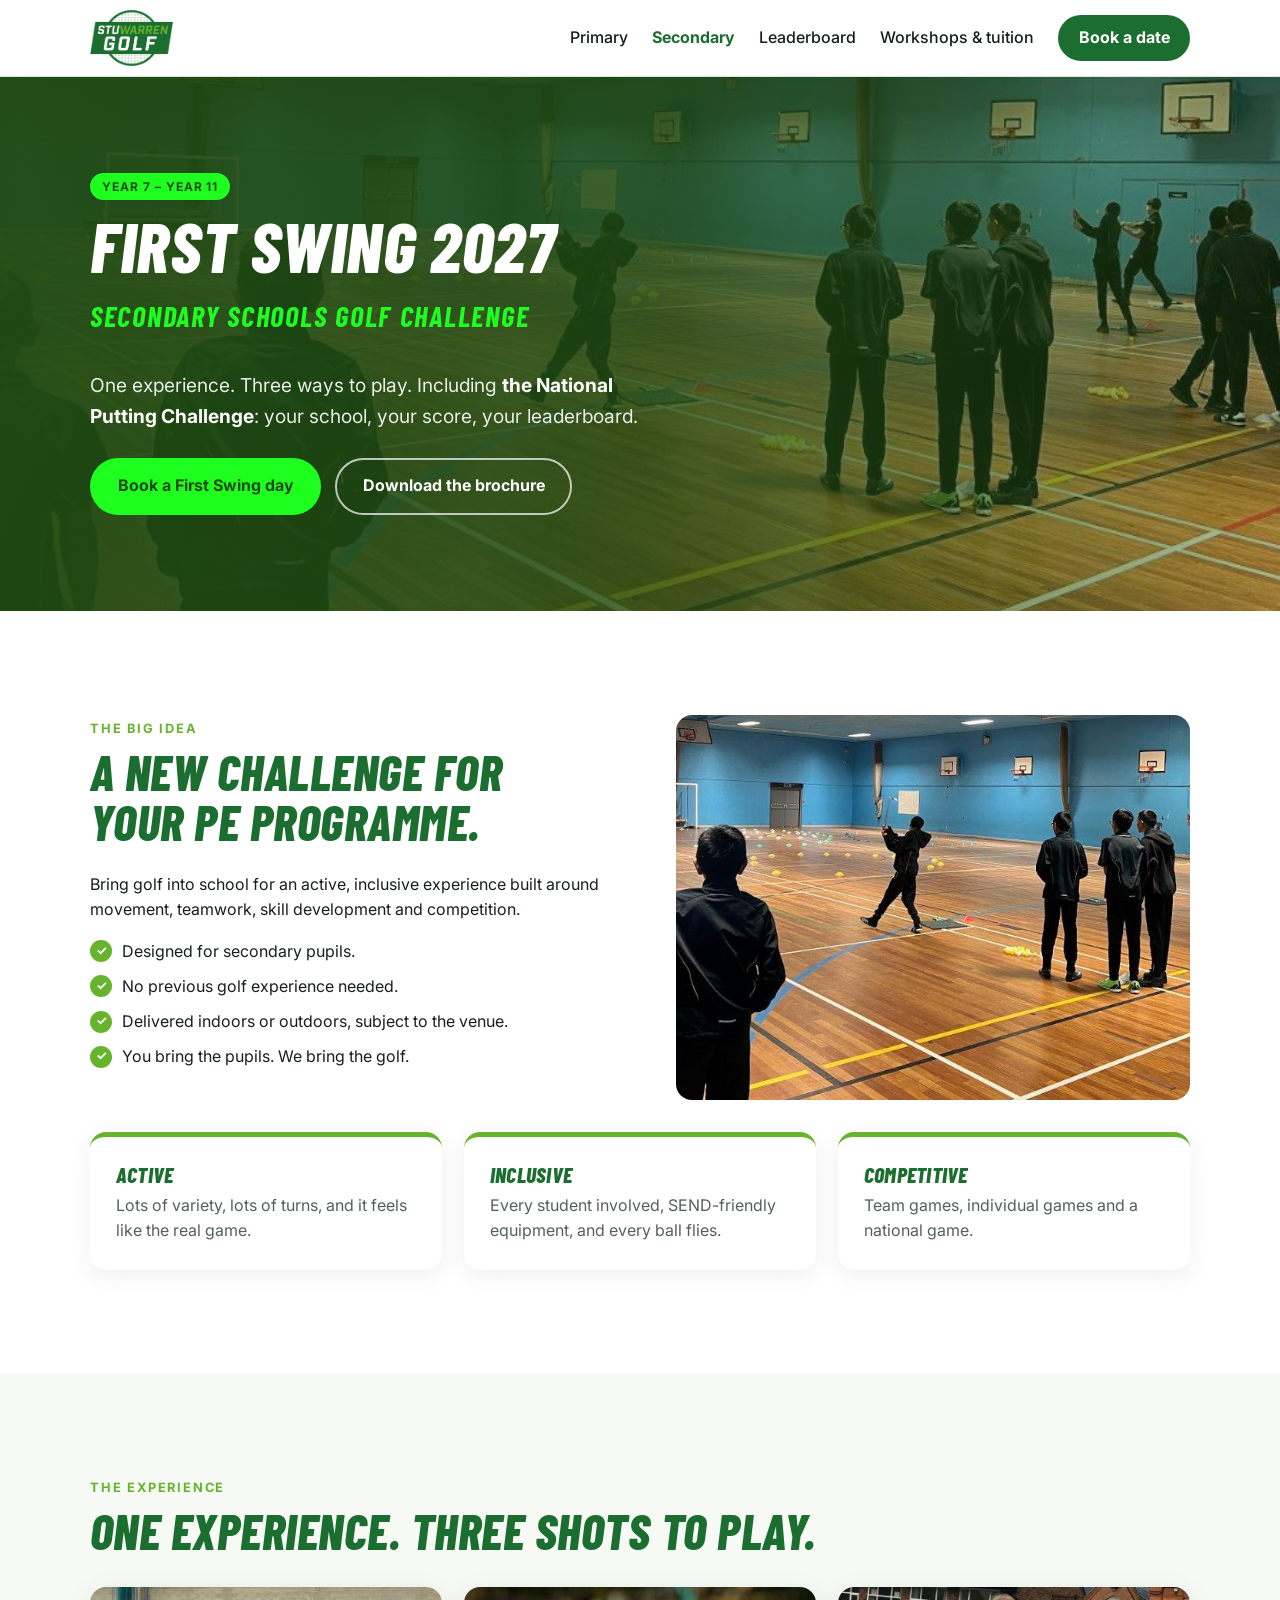
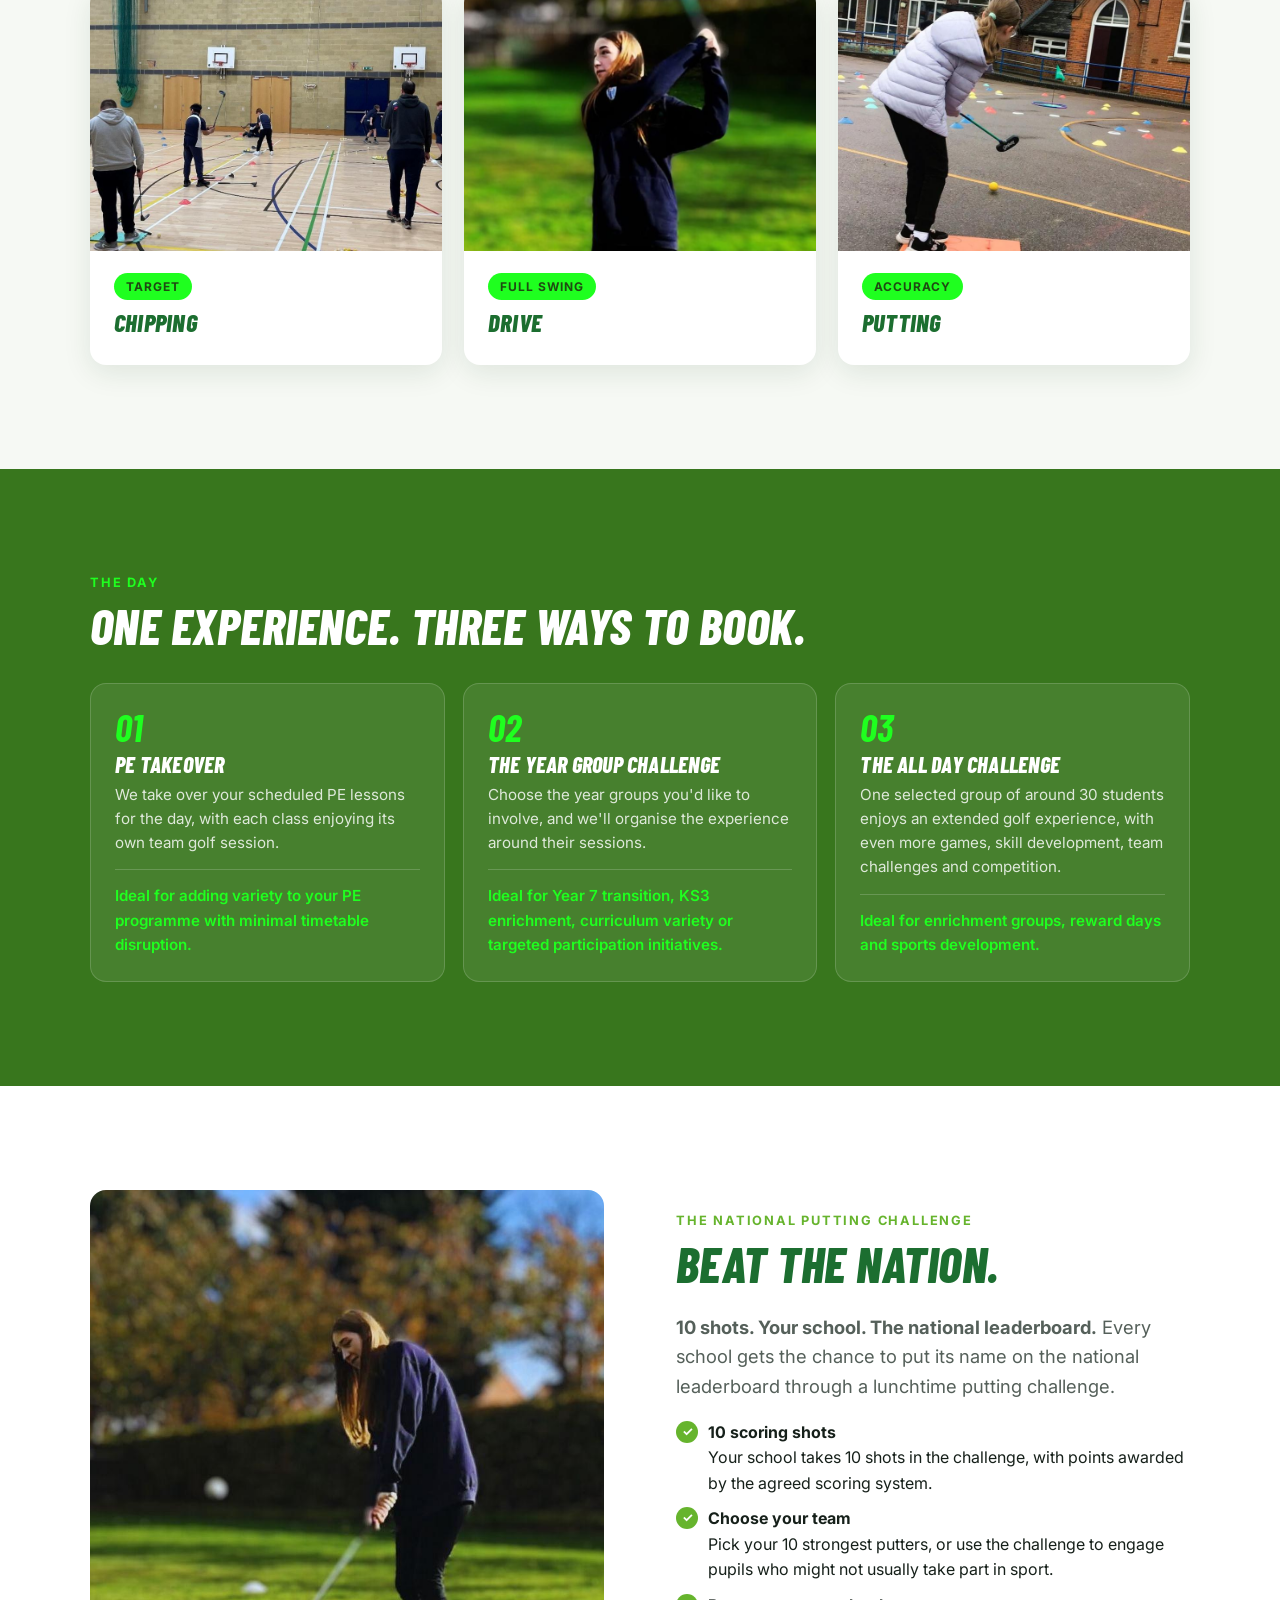
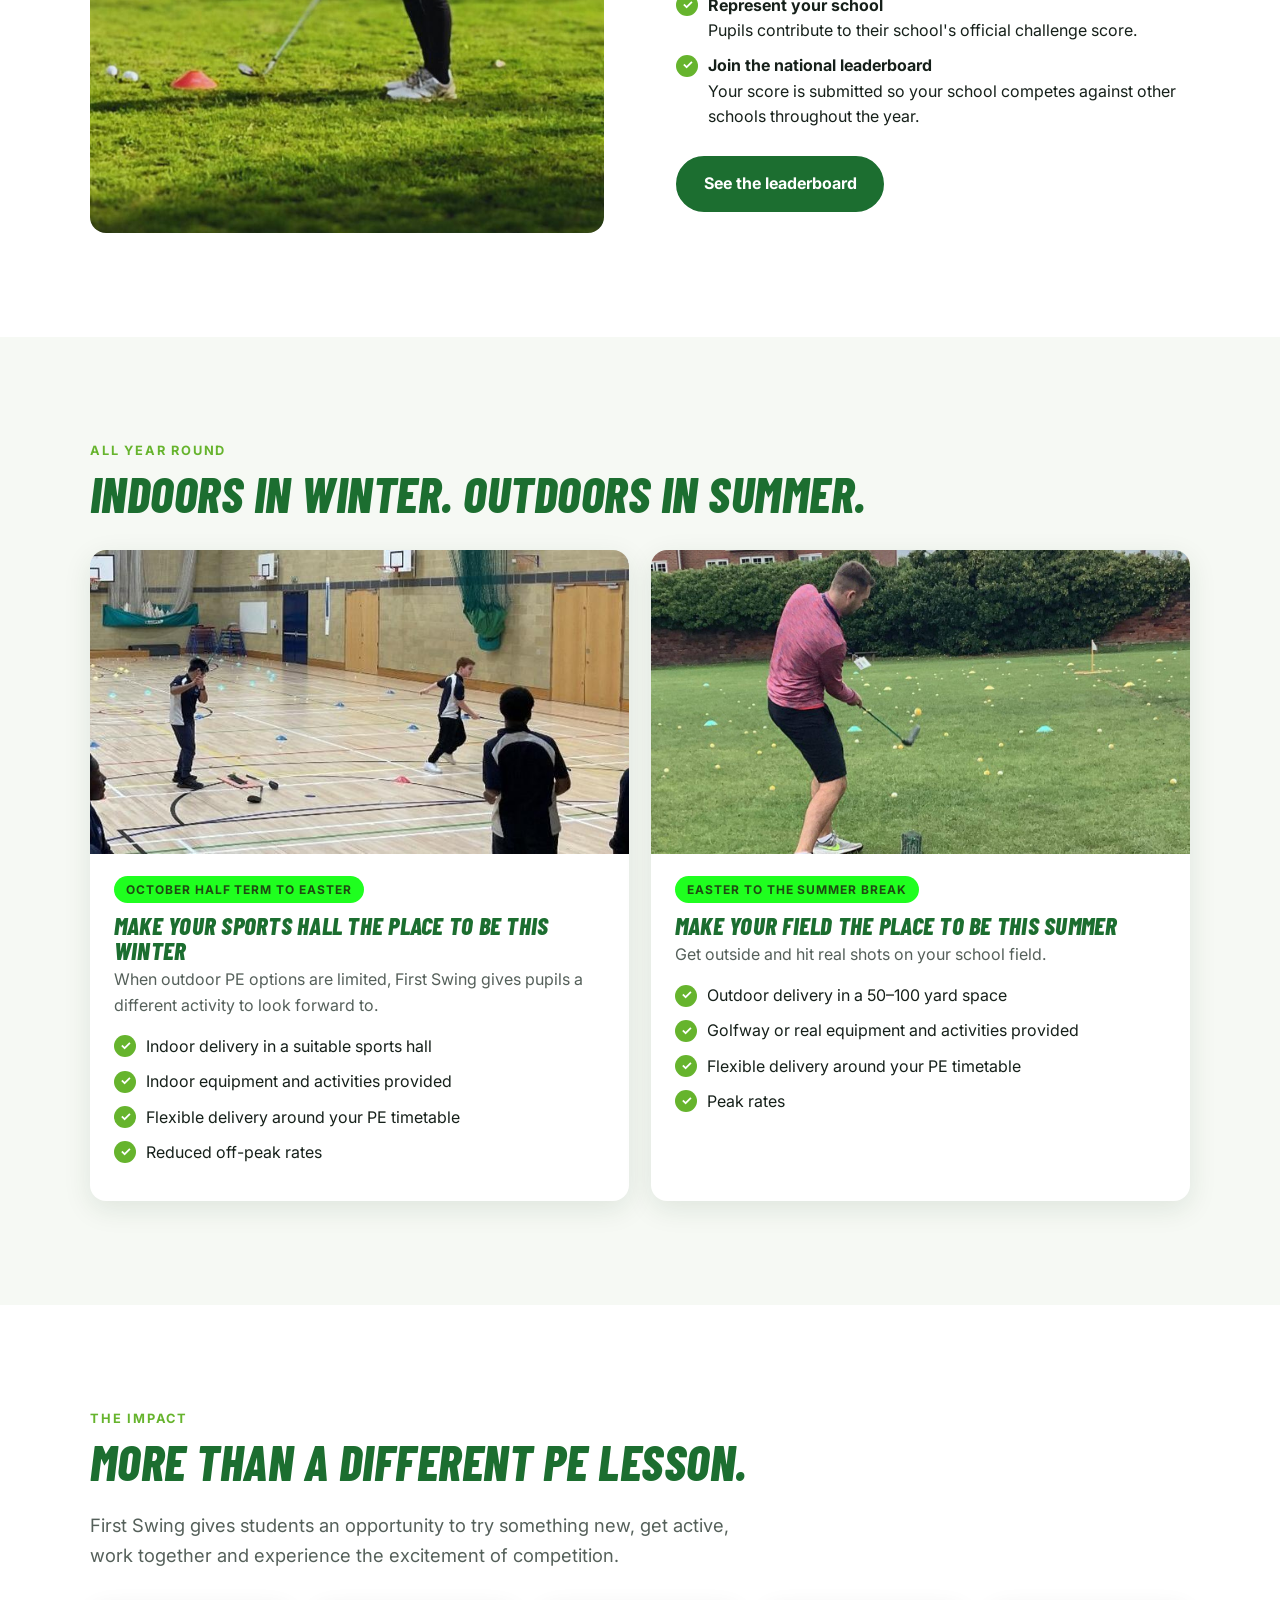
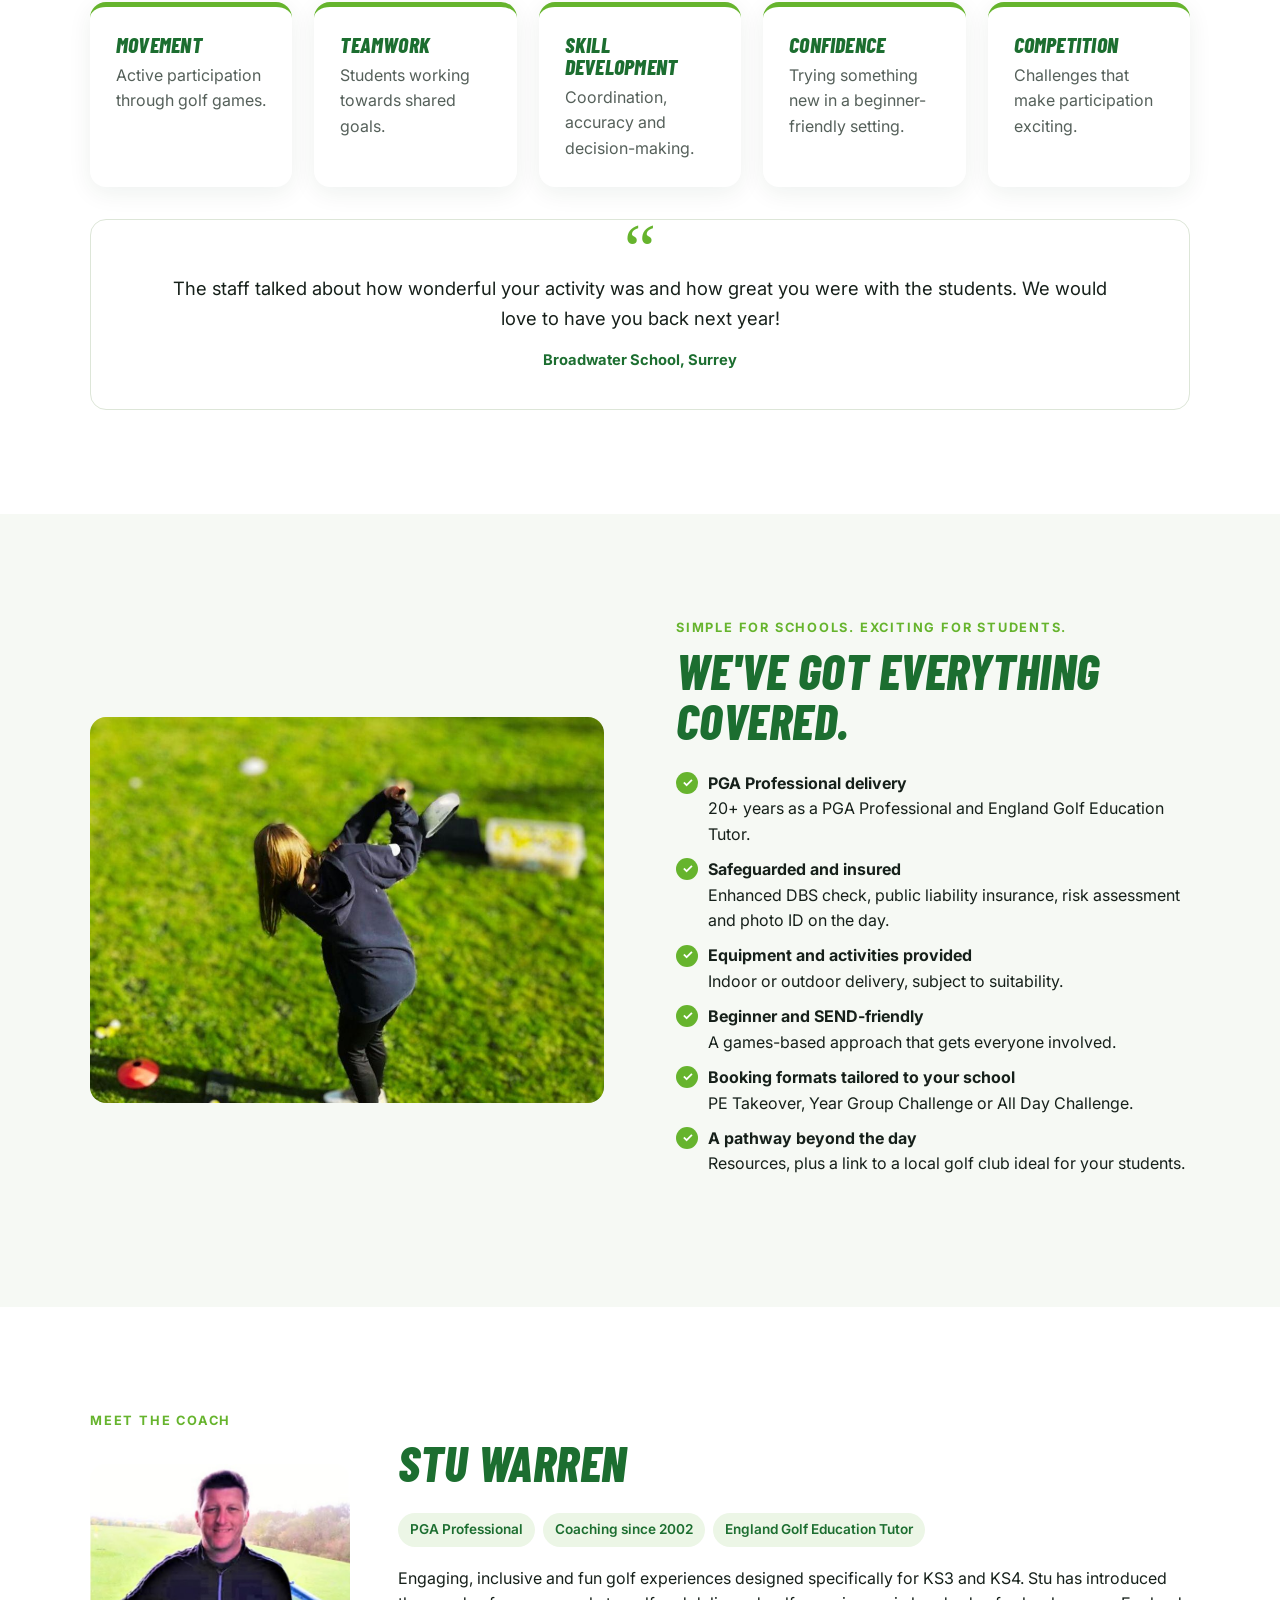
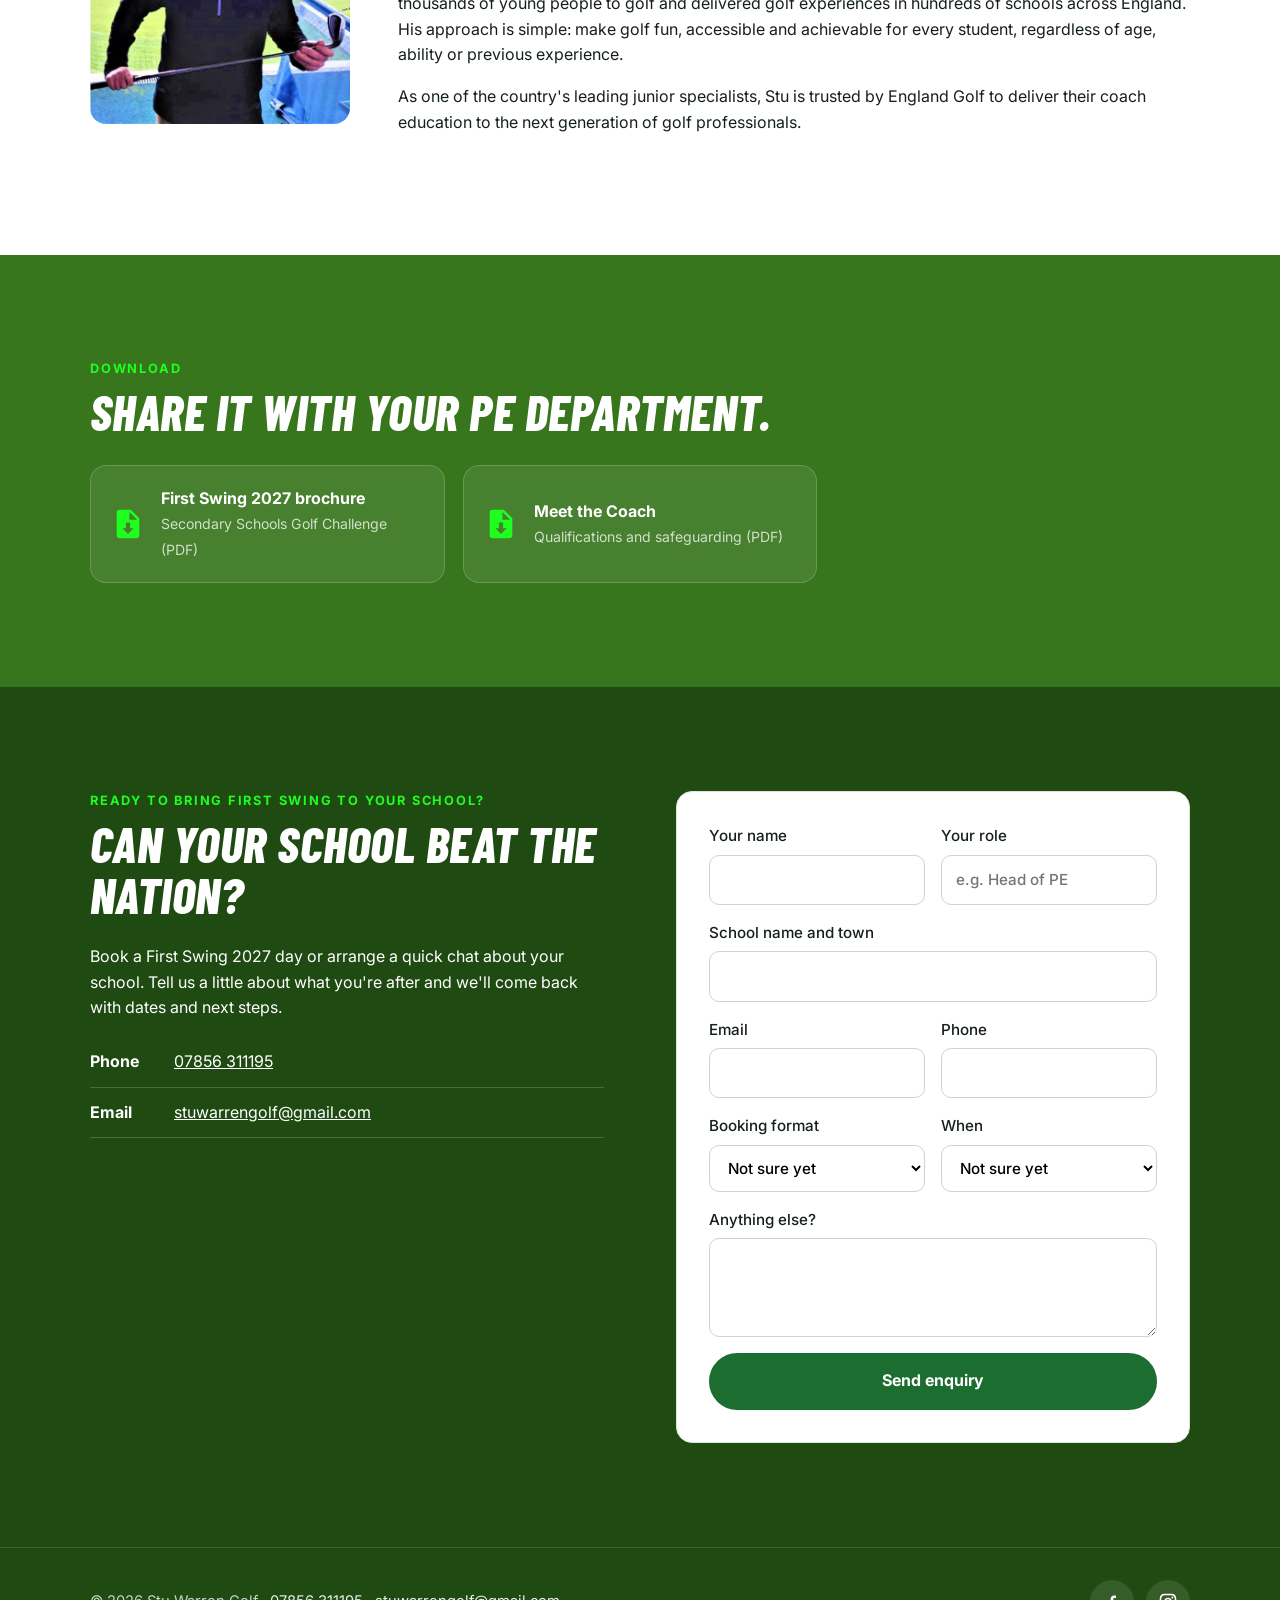
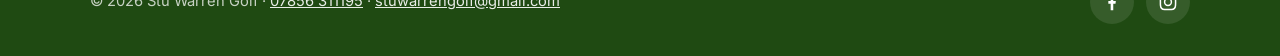
<file: secondary.html>
<!doctype html>
<html lang="en-GB">
<head>
  <meta charset="utf-8">
  <meta name="viewport" content="width=device-width, initial-scale=1">
  <title>First Swing 2027: Secondary Schools Golf Challenge | Stu Warren Golf</title>
  <meta name="description" content="First Swing 2027: the secondary schools golf challenge for Years 7 to 11. One experience, three ways to play, plus the National Putting Challenge. PGA Professional delivery, equipment provided.">
  <meta property="og:title" content="First Swing 2027: Secondary Schools Golf Challenge">
  <meta property="og:description" content="One experience. Three ways to play. Can your school beat the nation?">
  <meta property="og:image" content="https://stuwarrengolf.co.uk/assets/images/secondary/group.jpg">
  <meta property="og:url" content="https://stuwarrengolf.co.uk/secondary.html">
  <meta property="og:type" content="website">
  <meta name="twitter:card" content="summary_large_image">
  <link rel="canonical" href="https://stuwarrengolf.co.uk/secondary.html">
  <link rel="icon" href="assets/images/favicon.png">
  <link rel="preconnect" href="https://fonts.googleapis.com">
  <link rel="preconnect" href="https://fonts.gstatic.com" crossorigin>
  <link href="https://fonts.googleapis.com/css2?family=Barlow+Condensed:ital,wght@0,700;1,700;1,800&family=Inter:wght@400;500;600;700&display=swap" rel="stylesheet">
  <link rel="stylesheet" href="assets/styles.css?v=202611021923">
</head>
<body>
  <header class="site-header">
    <div class="container header-inner">
      <a href="/" class="logo"><img src="assets/images/logo.png" alt="Stu Warren Golf home" width="382" height="259"></a>
      <button class="nav-toggle" aria-expanded="false" aria-controls="nav" aria-label="Open menu">
        <span></span><span></span><span></span>
      </button>
      <nav id="nav" class="nav">
        <a href="primary.html">Primary</a>
        <a href="secondary.html" aria-current="page">Secondary</a>
        <a href="leaderboard.html">Leaderboard</a>
        <a href="workshops.html">Workshops &amp; tuition</a>
        <a href="#book" class="btn btn-small btn-green">Book a date</a>
      </nav>
    </div>
  </header>

  <main>
    <section class="hero hero-sm">
      <div class="hero-bg"><img src="assets/images/secondary/sports-hall.jpg" alt=""></div>
      <div class="container">
        <div class="hero-copy">
          <span class="pill">Year 7 – Year 11</span>
          <h1>First Swing 2027</h1>
          <p class="tagline">Secondary Schools Golf Challenge</p>
          <p class="lead">One experience. Three ways to play. Including <strong>the National Putting Challenge</strong>: your school, your score, your leaderboard.</p>
          <div class="actions">
            <a href="#book" class="btn">Book a First Swing day</a>
            <a href="assets/docs/first-swing-2027.pdf" class="btn btn-ghost" target="_blank" rel="noopener">Download the brochure</a>
          </div>
        </div>
      </div>
    </section>

    <!-- BIG IDEA -->
    <section class="section">
      <div class="container split">
        <div>
          <p class="eyebrow">The big idea</p>
          <h2>A new challenge for your PE programme.</h2>
          <p>Bring golf into school for an active, inclusive experience built around movement, teamwork, skill development and competition.</p>
          <ul class="ticks">
            <li>Designed for secondary pupils.</li>
            <li>No previous golf experience needed.</li>
            <li>Delivered indoors or outdoors, subject to the venue.</li>
            <li>You bring the pupils. We bring the golf.</li>
          </ul>
        </div>
        <div class="photo"><img src="assets/images/secondary/sports-hall.jpg" alt="Students taking part in First Swing in a sports hall" loading="lazy"></div>
      </div>
      <div class="container">
        <div class="features">
          <div class="feature"><h3>Active</h3><p>Lots of variety, lots of turns, and it feels like the real game.</p></div>
          <div class="feature"><h3>Inclusive</h3><p>Every student involved, SEND-friendly equipment, and every ball flies.</p></div>
          <div class="feature"><h3>Competitive</h3><p>Team games, individual games and a national game.</p></div>
        </div>
      </div>
    </section>

    <!-- THREE SHOTS -->
    <section class="section section-alt">
      <div class="container">
        <p class="eyebrow">The experience</p>
        <h2>One experience. Three shots to play.</h2>
        <div class="experiences">
          <article class="experience">
            <img src="assets/images/secondary/target-chipping.jpg" alt="Students chipping to targets in a sports hall" loading="lazy">
            <div class="experience-body"><span class="pill">Target</span><h3>Chipping</h3></div>
          </article>
          <article class="experience">
            <img src="assets/images/secondary/full-swing.jpg" alt="A student hitting a full swing drive" loading="lazy">
            <div class="experience-body"><span class="pill">Full swing</span><h3>Drive</h3></div>
          </article>
          <article class="experience">
            <img src="assets/images/secondary/putting.jpg" alt="A student putting on the playground" loading="lazy">
            <div class="experience-body"><span class="pill">Accuracy</span><h3>Putting</h3></div>
          </article>
        </div>
      </div>
    </section>

    <!-- THREE WAYS TO BOOK -->
    <section class="section section-dark on-dark">
      <div class="container">
        <p class="eyebrow">The day</p>
        <h2>One experience. Three ways to book.</h2>
        <div class="steps steps-3">
          <div class="step"><b>01</b><h3>PE Takeover</h3><p>We take over your scheduled PE lessons for the day, with each class enjoying its own team golf session.</p><p class="ideal">Ideal for adding variety to your PE programme with minimal timetable disruption.</p></div>
          <div class="step"><b>02</b><h3>The Year Group Challenge</h3><p>Choose the year groups you'd like to involve, and we'll organise the experience around their sessions.</p><p class="ideal">Ideal for Year 7 transition, KS3 enrichment, curriculum variety or targeted participation initiatives.</p></div>
          <div class="step"><b>03</b><h3>The All Day Challenge</h3><p>One selected group of around 30 students enjoys an extended golf experience, with even more games, skill development, team challenges and competition.</p><p class="ideal">Ideal for enrichment groups, reward days and sports development.</p></div>
        </div>
      </div>
    </section>

    <!-- PUTTING CHALLENGE -->
    <section class="section">
      <div class="container split split-reverse">
        <div>
          <p class="eyebrow">The National Putting Challenge</p>
          <h2>Beat the nation.</h2>
          <p class="lead-dark"><strong>10 shots. Your school. The national leaderboard.</strong> Every school gets the chance to put its name on the national leaderboard through a lunchtime putting challenge.</p>
          <ul class="ticks">
            <li><strong>10 scoring shots</strong>Your school takes 10 shots in the challenge, with points awarded by the agreed scoring system.</li>
            <li><strong>Choose your team</strong>Pick your 10 strongest putters, or use the challenge to engage pupils who might not usually take part in sport.</li>
            <li><strong>Represent your school</strong>Pupils contribute to their school's official challenge score.</li>
            <li><strong>Join the national leaderboard</strong>Your score is submitted so your school competes against other schools throughout the year.</li>
          </ul>
          <a href="leaderboard.html" class="btn btn-green">See the leaderboard</a>
        </div>
        <div class="photo photo-tall"><img src="assets/images/secondary/hero.jpg" alt="A student playing golf on the school field" loading="lazy"></div>
      </div>
    </section>

    <!-- SEASONS -->
    <section class="section section-alt">
      <div class="container">
        <p class="eyebrow">All year round</p>
        <h2>Indoors in winter. Outdoors in summer.</h2>
        <div class="seasons">
          <article class="experience">
            <img src="assets/images/secondary/winter.jpg" alt="First Swing in a school sports hall" loading="lazy">
            <div class="experience-body">
              <span class="pill">October half term to Easter</span>
              <h3>Make your sports hall the place to be this winter</h3>
              <p>When outdoor PE options are limited, First Swing gives pupils a different activity to look forward to.</p>
              <ul class="ticks">
                <li>Indoor delivery in a suitable sports hall</li>
                <li>Indoor equipment and activities provided</li>
                <li>Flexible delivery around your PE timetable</li>
                <li>Reduced off-peak rates</li>
              </ul>
            </div>
          </article>
          <article class="experience">
            <img src="assets/images/secondary/summer.jpg" alt="A student driving on the school field" loading="lazy">
            <div class="experience-body">
              <span class="pill">Easter to the summer break</span>
              <h3>Make your field the place to be this summer</h3>
              <p>Get outside and hit real shots on your school field.</p>
              <ul class="ticks">
                <li>Outdoor delivery in a 50–100 yard space</li>
                <li>Golfway or real equipment and activities provided</li>
                <li>Flexible delivery around your PE timetable</li>
                <li>Peak rates</li>
              </ul>
            </div>
          </article>
        </div>
      </div>
    </section>

    <!-- IMPACT -->
    <section class="section">
      <div class="container">
        <p class="eyebrow">The impact</p>
        <h2>More than a different PE lesson.</h2>
        <p class="lead-dark">First Swing gives students an opportunity to try something new, get active, work together and experience the excitement of competition.</p>
        <div class="features features-5">
          <div class="feature"><h3>Movement</h3><p>Active participation through golf games.</p></div>
          <div class="feature"><h3>Teamwork</h3><p>Students working towards shared goals.</p></div>
          <div class="feature"><h3>Skill development</h3><p>Coordination, accuracy and decision-making.</p></div>
          <div class="feature"><h3>Confidence</h3><p>Trying something new in a beginner-friendly setting.</p></div>
          <div class="feature"><h3>Competition</h3><p>Challenges that make participation exciting.</p></div>
        </div>
        <blockquote class="quote-wide">
          <p>The staff talked about how wonderful your activity was and how great you were with the students. We would love to have you back next year!</p>
          <cite>Broadwater School, Surrey</cite>
        </blockquote>
      </div>
    </section>

    <!-- COVERED -->
    <section class="section section-alt">
      <div class="container split">
        <div class="photo"><img src="assets/images/secondary/student.jpg" alt="A student swinging a golf club" loading="lazy"></div>
        <div>
          <p class="eyebrow">Simple for schools. Exciting for students.</p>
          <h2>We've got everything covered.</h2>
          <ul class="ticks">
            <li><strong>PGA Professional delivery</strong>20+ years as a PGA Professional and England Golf Education Tutor.</li>
            <li><strong>Safeguarded and insured</strong>Enhanced DBS check, public liability insurance, risk assessment and photo ID on the day.</li>
            <li><strong>Equipment and activities provided</strong>Indoor or outdoor delivery, subject to suitability.</li>
            <li><strong>Beginner and SEND-friendly</strong>A games-based approach that gets everyone involved.</li>
            <li><strong>Booking formats tailored to your school</strong>PE Takeover, Year Group Challenge or All Day Challenge.</li>
            <li><strong>A pathway beyond the day</strong>Resources, plus a link to a local golf club ideal for your students.</li>
          </ul>
        </div>
      </div>
    </section>

    <!-- MEET THE COACH -->
    <section id="coach" class="section">
      <div class="container">
        <p class="eyebrow">Meet the coach</p>
        <div class="coach-card">
          <img src="assets/images/stu.jpg" alt="Stu Warren, PGA Professional" width="565" height="563" loading="lazy">
          <div>
            <h2>Stu Warren</h2>
            <ul class="creds">
              <li>PGA Professional</li>
              <li>Coaching since 2002</li>
              <li>England Golf Education Tutor</li>
            </ul>
            <p>Engaging, inclusive and fun golf experiences designed specifically for KS3 and KS4. Stu has introduced thousands of young people to golf and delivered golf experiences in hundreds of schools across England. His approach is simple: make golf fun, accessible and achievable for every student, regardless of age, ability or previous experience.</p>
            <p>As one of the country's leading junior specialists, Stu is trusted by England Golf to deliver their coach education to the next generation of golf professionals.</p>
          </div>
        </div>
      </div>
    </section>

    <!-- DOWNLOADS -->
    <section class="section section-dark on-dark">
      <div class="container">
        <p class="eyebrow">Download</p>
        <h2>Share it with your PE department.</h2>
        <div class="downloads">
          <a class="download" href="assets/docs/first-swing-2027.pdf" target="_blank" rel="noopener">
            <svg viewBox="0 0 24 24" aria-hidden="true"><path d="M14 2H6a2 2 0 00-2 2v16a2 2 0 002 2h12a2 2 0 002-2V8l-6-6zm-1 7V3.5L18.5 9H13zM12 19l-4-4h2.5v-4h3v4H16l-4 4z"/></svg>
            <div><strong>First Swing 2027 brochure</strong><span>Secondary Schools Golf Challenge (PDF)</span></div>
          </a>
          <a class="download" href="assets/docs/meet-the-coach-secondary.pdf" target="_blank" rel="noopener">
            <svg viewBox="0 0 24 24" aria-hidden="true"><path d="M14 2H6a2 2 0 00-2 2v16a2 2 0 002 2h12a2 2 0 002-2V8l-6-6zm-1 7V3.5L18.5 9H13zM12 19l-4-4h2.5v-4h3v4H16l-4 4z"/></svg>
            <div><strong>Meet the Coach</strong><span>Qualifications and safeguarding (PDF)</span></div>
          </a>
        </div>
      </div>
    </section>

    <!-- BOOK -->
    <section id="book" class="section section-deep on-dark">
      <div class="container split split-top">
        <div>
          <p class="eyebrow">Ready to bring First Swing to your school?</p>
          <h2>Can your school beat the nation?</h2>
          <p>Book a First Swing 2027 day or arrange a quick chat about your school. Tell us a little about what you're after and we'll come back with dates and next steps.</p>
          <ul class="contact-list">
            <li><strong>Phone</strong> <a href="tel:+447856311195">07856 311195</a></li>
            <li><strong>Email</strong> <a href="mailto:stuwarrengolf@gmail.com">stuwarrengolf@gmail.com</a></li>
          </ul>
        </div>
        <form class="form" name="secondary-enquiry" method="POST" action="/thanks.html" data-netlify="true" netlify-honeypot="bot-field">
          <input type="hidden" name="form-name" value="secondary-enquiry">
          <p class="hidden"><label>Don't fill this in: <input name="bot-field"></label></p>
          <div class="form-row">
            <label>Your name<input name="name" required autocomplete="name"></label>
            <label>Your role<input name="role" placeholder="e.g. Head of PE"></label>
          </div>
          <label>School name and town<input name="school" required autocomplete="organization"></label>
          <div class="form-row">
            <label>Email<input name="email" type="email" required autocomplete="email"></label>
            <label>Phone<input name="phone" type="tel" autocomplete="tel"></label>
          </div>
          <div class="form-row">
            <label>Booking format
              <select name="format">
                <option>Not sure yet</option>
                <option>PE Takeover</option>
                <option>Year Group Challenge</option>
                <option>All Day Challenge</option>
              </select>
            </label>
            <label>When
              <select name="season">
                <option>Not sure yet</option>
                <option>Winter (indoor, off-peak)</option>
                <option>Summer (outdoor)</option>
              </select>
            </label>
          </div>
          <label>Anything else?<textarea name="message" rows="3"></textarea></label>
          <button type="submit" class="btn">Send enquiry</button>
        </form>
      </div>
    </section>
  </main>

  <footer class="site-footer">
    <div class="container footer-inner">
      <p>&copy; <span id="year">2026</span> Stu Warren Golf · <a href="tel:+447856311195">07856 311195</a> · <a href="mailto:stuwarrengolf@gmail.com">stuwarrengolf@gmail.com</a></p>
      <div class="social">
        <a href="https://www.facebook.com/stuwarrengolf" target="_blank" rel="noopener" aria-label="Stu Warren Golf on Facebook">
          <svg viewBox="0 0 24 24" aria-hidden="true"><path d="M13.5 22v-8h2.7l.4-3.2h-3.1V8.8c0-.9.3-1.5 1.6-1.5h1.7V4.4c-.3 0-1.3-.1-2.4-.1-2.4 0-4 1.5-4 4.1v2.4H7.6V14h2.8v8h3.1z"/></svg>
        </a>
        <a href="https://www.instagram.com/stuwarrengolf/" target="_blank" rel="noopener" aria-label="Stu Warren Golf on Instagram">
          <svg viewBox="0 0 24 24" aria-hidden="true"><path d="M12 7a5 5 0 100 10 5 5 0 000-10zm0 8.2a3.2 3.2 0 110-6.4 3.2 3.2 0 010 6.4zM17.3 5.5a1.2 1.2 0 100 2.4 1.2 1.2 0 000-2.4zM12 3.8c2.7 0 3 0 4 .1 2.7.1 4 1.4 4.1 4.1.1 1 .1 1.3.1 4s0 3-.1 4c-.1 2.7-1.4 4-4.1 4.1-1 .1-1.3.1-4 .1s-3 0-4-.1c-2.7-.1-4-1.4-4.1-4.1-.1-1-.1-1.3-.1-4s0-3 .1-4C4 5.3 5.3 4 8 3.9c1-.1 1.3-.1 4-.1zM12 2c-2.7 0-3.1 0-4.1.1C4.2 2.2 2.2 4.2 2.1 7.9 2 8.9 2 9.3 2 12s0 3.1.1 4.1c.1 3.7 2.1 5.7 5.8 5.8 1 .1 1.4.1 4.1.1s3.1 0 4.1-.1c3.7-.1 5.7-2.1 5.8-5.8.1-1 .1-1.4.1-4.1s0-3.1-.1-4.1c-.1-3.7-2.1-5.7-5.8-5.8C15.1 2 14.7 2 12 2z"/></svg>
        </a>
      </div>
    </div>
  </footer>

  <script src="assets/main.js?v=202611021923"></script>
</body>
</html>
</file>
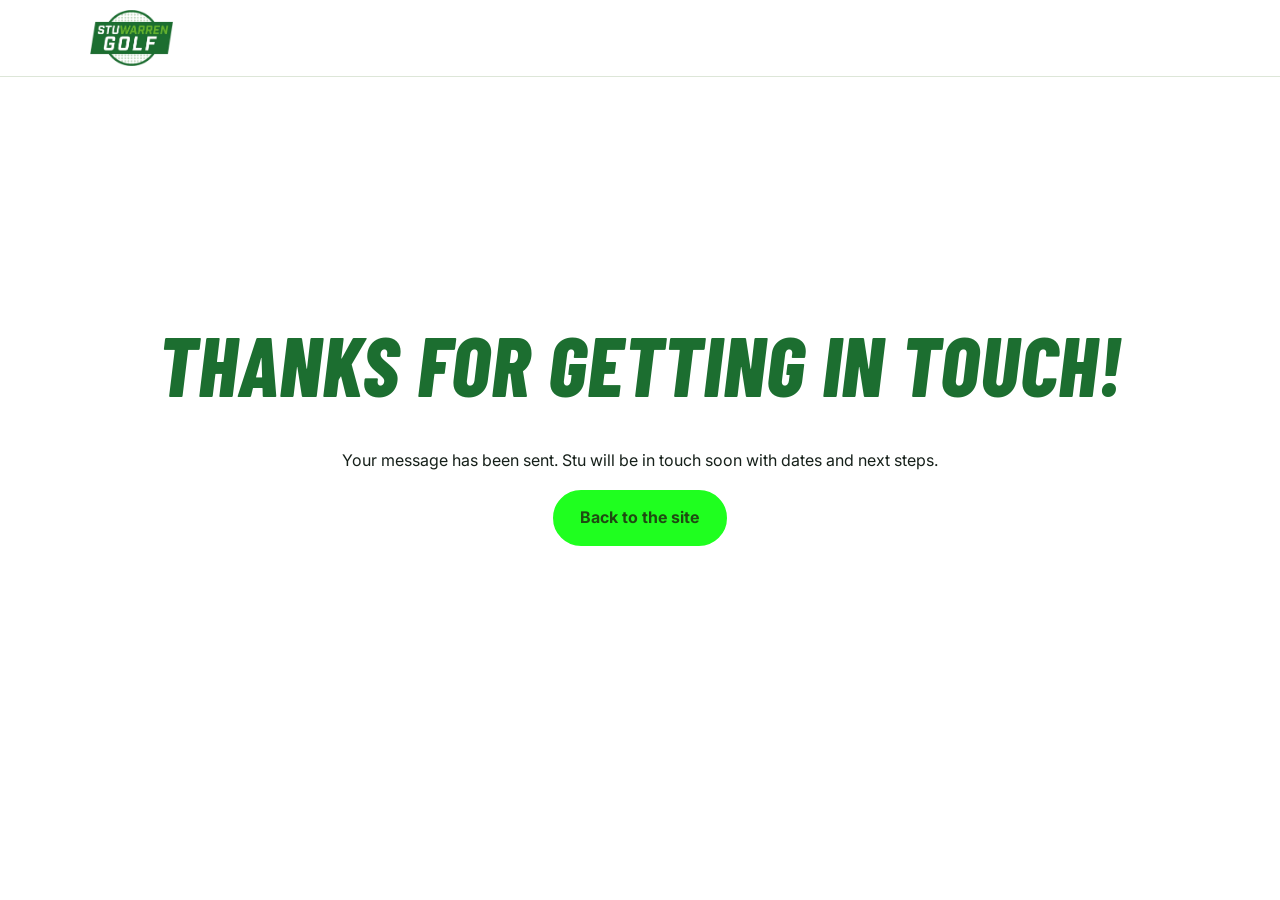
<file: thanks.html>
<!doctype html>
<html lang="en-GB">
<head>
  <meta charset="utf-8">
  <meta name="viewport" content="width=device-width, initial-scale=1">
  <meta name="robots" content="noindex">
  <title>Thanks | Stu Warren Golf</title>
  <link rel="icon" href="assets/images/favicon.png">
  <link rel="preconnect" href="https://fonts.googleapis.com">
  <link rel="preconnect" href="https://fonts.gstatic.com" crossorigin>
  <link href="https://fonts.googleapis.com/css2?family=Barlow+Condensed:ital,wght@1,800&family=Inter:wght@400;500;600&display=swap" rel="stylesheet">
  <link rel="stylesheet" href="assets/styles.css?v=202611021923">
</head>
<body>
  <header class="site-header">
    <div class="container header-inner">
      <a href="/" class="logo"><img src="assets/images/logo.png" alt="Stu Warren Golf" width="382" height="259"></a>
    </div>
  </header>
  <main class="thanks">
    <div>
      <h1 style="color: var(--green)">Thanks for getting in touch!</h1>
      <p>Your message has been sent. Stu will be in touch soon with dates and next steps.</p>
      <a href="/" class="btn">Back to the site</a>
    </div>
  </main>
</body>
</html>
</file>
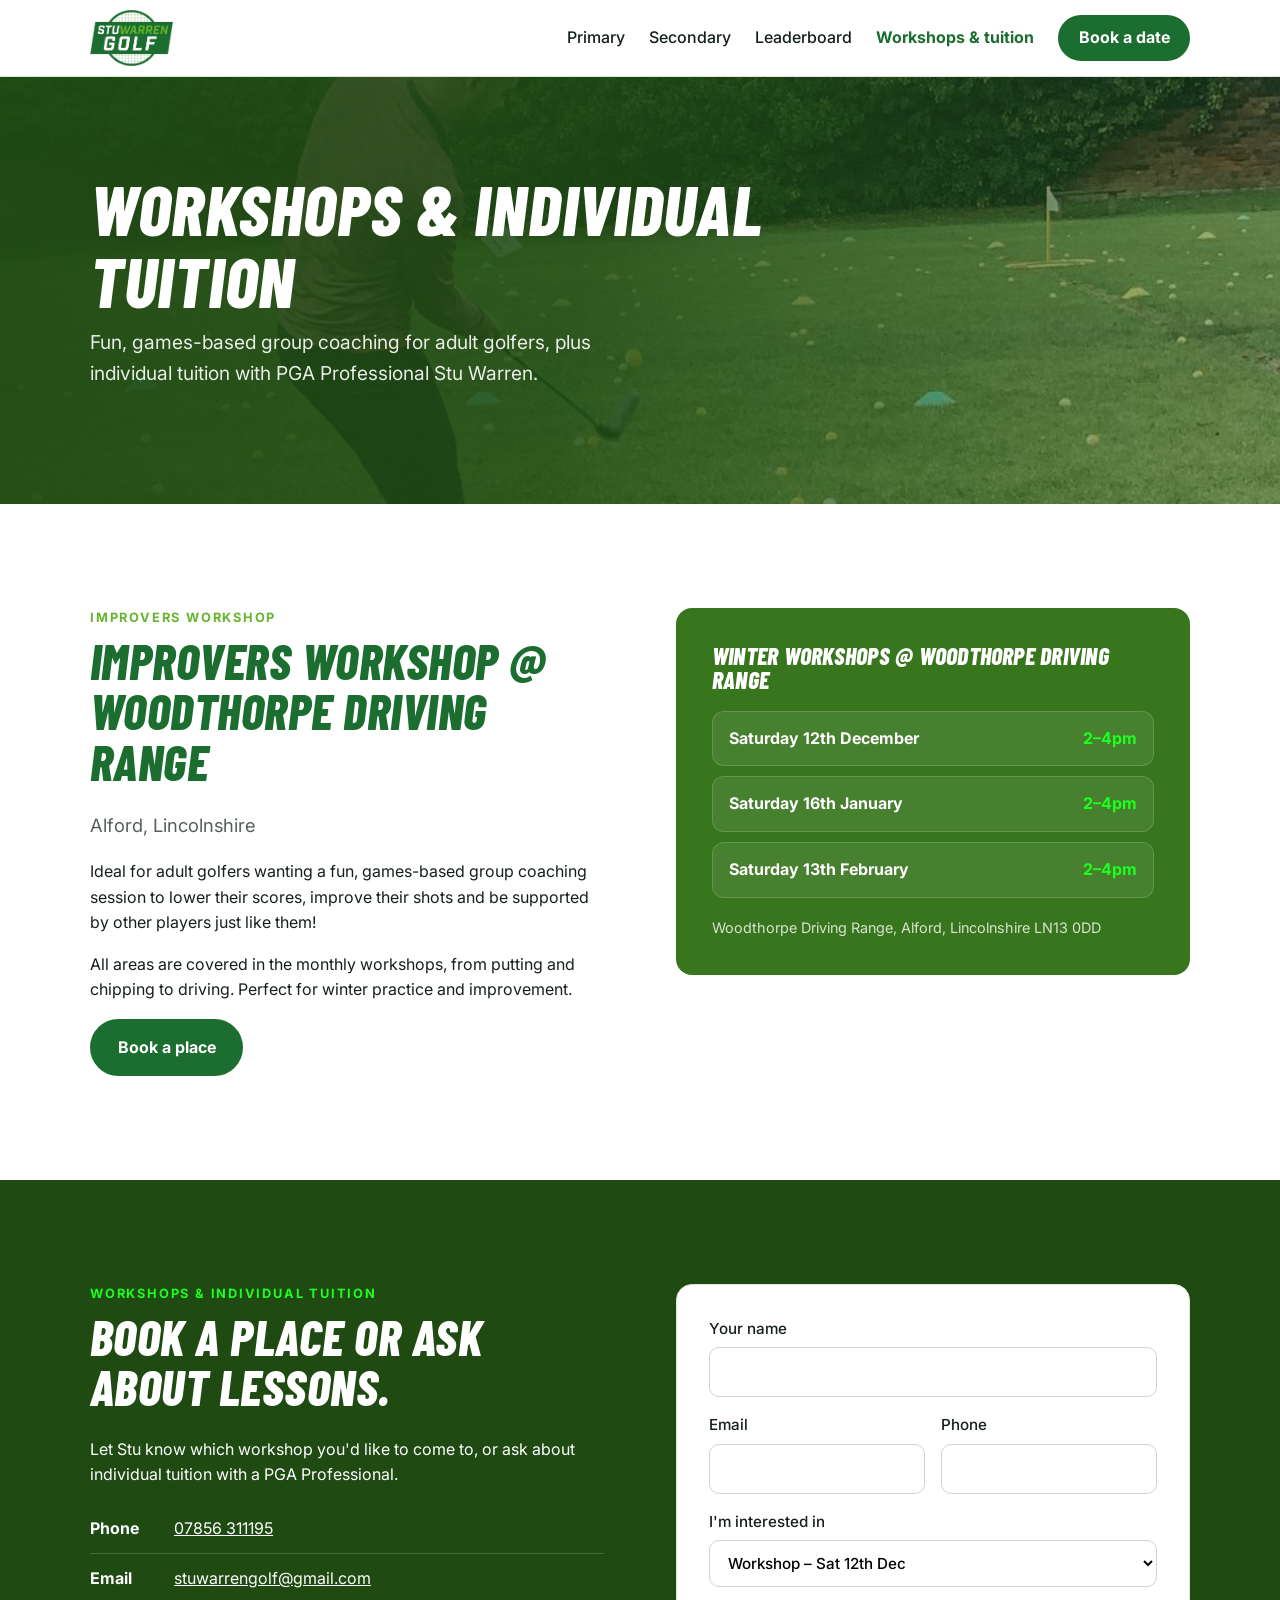
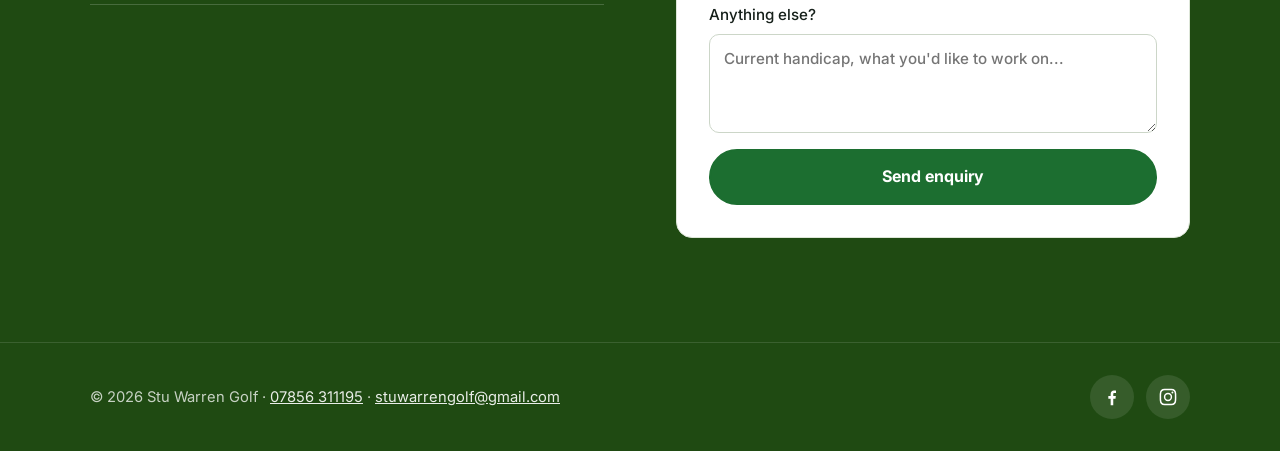
<file: workshops.html>
<!doctype html>
<html lang="en-GB">
<head>
  <meta charset="utf-8">
  <meta name="viewport" content="width=device-width, initial-scale=1">
  <title>Workshops & Individual Tuition | Stu Warren Golf</title>
  <meta name="description" content="Improvers Workshops for adult golfers at Woodthorpe Driving Range, Alford, Lincolnshire, plus individual tuition with PGA Professional Stu Warren. Winter workshop dates and booking.">
  <meta property="og:title" content="Workshops & Individual Tuition | Stu Warren Golf">
  <meta property="og:description" content="Whole-school golf days where every pupil plays. You pick a date, we do the rest.">
  <meta property="og:image" content="https://stuwarrengolf.co.uk/assets/images/schools/team-celebrate.jpg">
  <meta property="og:url" content="https://stuwarrengolf.co.uk/workshops.html">
  <meta property="og:type" content="website">
  <meta name="twitter:card" content="summary_large_image">
  <link rel="canonical" href="https://stuwarrengolf.co.uk/workshops.html">
  <link rel="icon" href="assets/images/favicon.png">
  <link rel="preconnect" href="https://fonts.googleapis.com">
  <link rel="preconnect" href="https://fonts.gstatic.com" crossorigin>
  <link href="https://fonts.googleapis.com/css2?family=Barlow+Condensed:ital,wght@0,700;1,700;1,800&family=Inter:wght@400;500;600;700&display=swap" rel="stylesheet">
  <link rel="stylesheet" href="assets/styles.css?v=202611021923">
</head>
<body>
  <header class="site-header">
    <div class="container header-inner">
      <a href="/" class="logo"><img src="assets/images/logo.png" alt="Stu Warren Golf home" width="382" height="259"></a>
      <button class="nav-toggle" aria-expanded="false" aria-controls="nav" aria-label="Open menu">
        <span></span><span></span><span></span>
      </button>
      <nav id="nav" class="nav">
        <a href="primary.html">Primary</a>
        <a href="secondary.html">Secondary</a>
        <a href="leaderboard.html">Leaderboard</a>
        <a href="workshops.html" aria-current="page">Workshops &amp; tuition</a>
        <a href="primary.html#book" class="btn btn-small btn-green">Book a date</a>
      </nav>
    </div>
  </header>

  <main>
    <section class="hero hero-sm">
      <div class="hero-bg"><img src="assets/images/secondary/summer.jpg" alt=""></div>
      <div class="container">
        <div class="hero-copy">
          <h1>Workshops &amp; individual tuition</h1>
          <p class="lead">Fun, games-based group coaching for adult golfers, plus individual tuition with PGA Professional Stu Warren.</p>
        </div>
      </div>
    </section>

    <section class="section">
      <div class="container split split-top">
        <div>
          <p class="eyebrow">Improvers Workshop</p>
          <h2>Improvers Workshop @ Woodthorpe Driving Range</h2>
          <p class="lead-dark">Alford, Lincolnshire</p>
          <p>Ideal for adult golfers wanting a fun, games-based group coaching session to lower their scores, improve their shots and be supported by other players just like them!</p>
          <p>All areas are covered in the monthly workshops, from putting and chipping to driving. Perfect for winter practice and improvement.</p>
          <a href="#enquire" class="btn btn-green">Book a place</a>
        </div>
        <div class="dates-card">
          <h3>Winter Workshops @ Woodthorpe Driving Range</h3>
          <ul class="dates" id="workshop-dates">
            <li data-date="2026-11-14"><strong>Saturday 14th November</strong><span>2–4pm</span></li>
            <li data-date="2026-12-12"><strong>Saturday 12th December</strong><span>2–4pm</span></li>
            <li data-date="2027-01-16"><strong>Saturday 16th January</strong><span>2–4pm</span></li>
            <li data-date="2027-02-13"><strong>Saturday 13th February</strong><span>2–4pm</span></li>
          </ul>
          <p class="dates-venue">Woodthorpe Driving Range, Alford, Lincolnshire LN13 0DD</p>
        </div>
      </div>
    </section>

    <section id="enquire" class="section section-deep on-dark">
      <div class="container split split-top">
        <div>
          <p class="eyebrow">Workshops &amp; individual tuition</p>
          <h2>Book a place or ask about lessons.</h2>
          <p>Let Stu know which workshop you'd like to come to, or ask about individual tuition with a PGA Professional.</p>
          <ul class="contact-list">
            <li><strong>Phone</strong> <a href="tel:+447856311195">07856 311195</a></li>
            <li><strong>Email</strong> <a href="mailto:stuwarrengolf@gmail.com">stuwarrengolf@gmail.com</a></li>
          </ul>
        </div>
        <form class="form" name="workshops-enquiry" method="POST" action="/thanks.html" data-netlify="true" netlify-honeypot="bot-field">
          <input type="hidden" name="form-name" value="workshops-enquiry">
          <p class="hidden"><label>Don't fill this in: <input name="bot-field"></label></p>
          <label>Your name<input name="name" required autocomplete="name"></label>
          <div class="form-row">
            <label>Email<input name="email" type="email" required autocomplete="email"></label>
            <label>Phone<input name="phone" type="tel" autocomplete="tel"></label>
          </div>
          <label>I'm interested in
            <select name="interest" id="workshop-interest">
              <option data-date="2026-11-14">Workshop – Sat 14th Nov</option>
              <option data-date="2026-12-12">Workshop – Sat 12th Dec</option>
              <option data-date="2027-01-16">Workshop – Sat 16th Jan</option>
              <option data-date="2027-02-13">Workshop – Sat 13th Feb</option>
              <option>Individual tuition</option>
            </select>
          </label>
          <label>Anything else?<textarea name="message" rows="3" placeholder="Current handicap, what you'd like to work on..."></textarea></label>
          <button type="submit" class="btn">Send enquiry</button>
        </form>
      </div>
    </section>
  </main>

  <footer class="site-footer">
    <div class="container footer-inner">
      <p>&copy; <span id="year">2026</span> Stu Warren Golf · <a href="tel:+447856311195">07856 311195</a> · <a href="mailto:stuwarrengolf@gmail.com">stuwarrengolf@gmail.com</a></p>
      <div class="social">
        <a href="https://www.facebook.com/stuwarrengolf" target="_blank" rel="noopener" aria-label="Stu Warren Golf on Facebook">
          <svg viewBox="0 0 24 24" aria-hidden="true"><path d="M13.5 22v-8h2.7l.4-3.2h-3.1V8.8c0-.9.3-1.5 1.6-1.5h1.7V4.4c-.3 0-1.3-.1-2.4-.1-2.4 0-4 1.5-4 4.1v2.4H7.6V14h2.8v8h3.1z"/></svg>
        </a>
        <a href="https://www.instagram.com/stuwarrengolf/" target="_blank" rel="noopener" aria-label="Stu Warren Golf on Instagram">
          <svg viewBox="0 0 24 24" aria-hidden="true"><path d="M12 7a5 5 0 100 10 5 5 0 000-10zm0 8.2a3.2 3.2 0 110-6.4 3.2 3.2 0 010 6.4zM17.3 5.5a1.2 1.2 0 100 2.4 1.2 1.2 0 000-2.4zM12 3.8c2.7 0 3 0 4 .1 2.7.1 4 1.4 4.1 4.1.1 1 .1 1.3.1 4s0 3-.1 4c-.1 2.7-1.4 4-4.1 4.1-1 .1-1.3.1-4 .1s-3 0-4-.1c-2.7-.1-4-1.4-4.1-4.1-.1-1-.1-1.3-.1-4s0-3 .1-4C4 5.3 5.3 4 8 3.9c1-.1 1.3-.1 4-.1zM12 2c-2.7 0-3.1 0-4.1.1C4.2 2.2 2.2 4.2 2.1 7.9 2 8.9 2 9.3 2 12s0 3.1.1 4.1c.1 3.7 2.1 5.7 5.8 5.8 1 .1 1.4.1 4.1.1s3.1 0 4.1-.1c3.7-.1 5.7-2.1 5.8-5.8.1-1 .1-1.4.1-4.1s0-3.1-.1-4.1c-.1-3.7-2.1-5.7-5.8-5.8C15.1 2 14.7 2 12 2z"/></svg>
        </a>
      </div>
    </div>
  </footer>

  <script src="assets/workshops.js?v=202611021923"></script>
  <script src="assets/main.js?v=202611021923"></script>
</body>
</html>
</file>
<file: assets/styles.css>
:root {
  --forest: #38761d;
  --forest-dark: #1f4a12;
  --green: #1c6e30;
  --neon: #1fff1f;
  --lime: #66b42d;
  --mint: #ecf6e6;
  --paper: #f6f9f4;
  --ink: #16201a;
  --muted: #55605a;
  --line: #dde6d8;
  --white: #ffffff;
  --radius: 16px;
  --max: 1140px;
}

*, *::before, *::after { box-sizing: border-box; }
html { scroll-behavior: smooth; scroll-padding-top: 84px; }
body {
  margin: 0;
  font-family: 'Inter', system-ui, sans-serif;
  color: var(--ink);
  background: var(--white);
  line-height: 1.6;
}
img { max-width: 100%; height: auto; display: block; }
h1, h2, h3 {
  font-family: 'Barlow Condensed', 'Arial Narrow', sans-serif;
  font-style: italic; font-weight: 800; text-transform: uppercase;
  line-height: 1.02; letter-spacing: 0.01em; margin: 0 0 0.5em;
}
h1 { font-size: clamp(2.8rem, 7vw, 5.2rem); }
h2 { font-size: clamp(2rem, 4.4vw, 3.1rem); color: var(--green); }
h3 { font-size: 1.55rem; color: var(--green); }
p { margin: 0 0 1em; }
a { color: var(--green); }
.on-dark h2, .on-dark h3 { color: var(--white); }

.container { width: 100%; max-width: var(--max); margin: 0 auto; padding: 0 20px; }
.narrow { max-width: 760px; }
.center { text-align: center; }
.center .lead-dark { margin-left: auto; margin-right: auto; }
.eyebrow {
  text-transform: uppercase; letter-spacing: 0.14em; font-size: 0.8rem;
  font-weight: 700; color: var(--lime); margin-bottom: 0.5em;
}
.on-dark .eyebrow { color: var(--neon); }
.lead-dark { font-size: 1.15rem; color: var(--muted); max-width: 640px; }
.hidden { display: none; }

/* Buttons */
.btn {
  display: inline-block; background: var(--neon); color: var(--forest-dark);
  padding: 0.85em 1.6em; border-radius: 999px; border: 2px solid var(--neon);
  font: inherit; font-weight: 700; text-decoration: none; cursor: pointer;
  transition: transform .15s, background .15s, border-color .15s;
}
.btn:hover { transform: translateY(-2px); background: #5dff4f; border-color: #5dff4f; }
.btn-green { background: var(--green); border-color: var(--green); color: var(--white); }
.btn-green:hover { background: var(--forest); border-color: var(--forest); }
.btn-ghost { background: transparent; border-color: rgba(255,255,255,.7); color: var(--white); }
.btn-ghost:hover { background: rgba(255,255,255,.12); border-color: var(--white); }
.btn-small { padding: 0.5em 1.15em; }
.actions { display: flex; gap: 14px; flex-wrap: wrap; margin-top: 26px; }

/* Header */
.site-header {
  position: sticky; top: 0; z-index: 10; background: rgba(255,255,255,.97);
  border-bottom: 1px solid var(--line); backdrop-filter: blur(6px);
}
.header-inner { display: flex; align-items: center; justify-content: space-between; height: 76px; }
.logo img { height: 56px; width: auto; }
.nav { display: flex; gap: 24px; align-items: center; }
.nav a:not(.btn) { color: var(--ink); text-decoration: none; font-weight: 500; }
.nav a:not(.btn):hover, .nav a[aria-current="page"] { color: var(--green); }
.nav a[aria-current="page"] { font-weight: 700; }
.nav .btn { color: var(--white); }
.nav-toggle { display: none; background: none; border: 0; padding: 8px; cursor: pointer; }
.nav-toggle span { display: block; width: 24px; height: 2px; background: var(--green); margin: 5px 0; }

/* Hero */
.hero {
  position: relative; color: var(--white); overflow: hidden;
  background: var(--forest);
  padding: clamp(64px, 10vw, 120px) 0 clamp(56px, 8vw, 96px);
}
.hero-bg { position: absolute; inset: 0; }
.hero-bg img { width: 100%; height: 100%; object-fit: cover; object-position: center 30%; }
.hero-bg::after {
  content: ''; position: absolute; inset: 0;
  background: linear-gradient(100deg, rgba(31,74,18,.96) 0%, rgba(31,74,18,.86) 45%, rgba(31,74,18,.35) 100%);
}
.hero .container { position: relative; }
.hero-copy { max-width: 680px; }
.hero h1 { margin-bottom: 0.15em; }
.tagline {
  font-family: 'Barlow Condensed', sans-serif; font-style: italic; font-weight: 700;
  text-transform: uppercase; letter-spacing: 0.06em; font-size: clamp(1.3rem, 2.6vw, 1.8rem);
  color: var(--neon); margin-bottom: 1.1em;
}
.hero .lead { font-size: 1.2rem; color: rgba(255,255,255,.9); max-width: 580px; }
.hero .lead strong { color: var(--white); }
.hero-sm { padding: clamp(56px, 8vw, 96px) 0; }
.hero-sm h1 { font-size: clamp(2.5rem, 6vw, 4.4rem); }

/* Tablets (home page) */
.tablets { padding: 0 0 clamp(56px, 8vw, 88px); background: var(--paper); }
.tablet-grid { display: grid; grid-template-columns: repeat(3, 1fr); gap: 22px; margin-top: -48px; position: relative; }
.tablet {
  position: relative; display: flex; flex-direction: column; justify-content: flex-end;
  min-height: 360px; padding: 28px; border-radius: 22px; overflow: hidden;
  color: var(--white); text-decoration: none; background: var(--forest);
  box-shadow: 0 18px 40px rgba(15,61,27,.22); transition: transform .2s, box-shadow .2s;
}
.tablet:hover { transform: translateY(-5px); box-shadow: 0 24px 50px rgba(15,61,27,.3); }
.tablet img { position: absolute; inset: 0; width: 100%; height: 100%; object-fit: cover; object-position: center 15%; transition: transform .4s; }
.tablet:hover img { transform: scale(1.04); }
.tablet::before {
  content: ''; position: absolute; inset: 0; z-index: 1;
  background: linear-gradient(180deg, rgba(31,74,18,.1) 20%, rgba(31,74,18,.95) 88%);
}
.tablet > *:not(img) { position: relative; z-index: 2; }
.tablet-kicker { font-size: 0.78rem; font-weight: 700; text-transform: uppercase; letter-spacing: 0.14em; color: var(--neon); margin-bottom: 0.4em; }
.tablet h2 { color: var(--white); font-size: clamp(1.9rem, 3vw, 2.4rem); margin-bottom: 0.2em; }
.tablet p { margin: 0; color: rgba(255,255,255,.88); font-size: 0.98rem; }
.tablet .go { margin-top: 14px; font-weight: 700; color: var(--neon); }
.tablet-plain { background: linear-gradient(140deg, var(--green) 0%, var(--forest-dark) 100%); }
.tablet-plain::before { background: radial-gradient(circle, rgba(255,255,255,.14) 2px, transparent 3px) 0 0 / 16px 16px; opacity: .5; }
.badge {
  position: absolute; top: 18px; right: 18px; z-index: 3;
  background: var(--white); color: var(--green); font-size: 0.75rem; font-weight: 700;
  text-transform: uppercase; letter-spacing: 0.1em; padding: 6px 12px; border-radius: 999px;
}
.tablet .badge { position: absolute; }
.trophy { font-size: 3.4rem; line-height: 1; margin-bottom: auto; }
.tablet-wide {
  grid-column: 1 / -1; min-height: 0; flex-direction: row; align-items: center; justify-content: space-between;
  gap: 20px; padding: 22px 28px; background: var(--white); color: var(--ink);
  border: 2px solid var(--line); box-shadow: none;
}
.tablet-wide::before { display: none; }
.tablet-wide h2 { color: var(--green); font-size: 1.7rem; margin: 0; }
.tablet-wide p { color: var(--muted); }
.tablet-wide .go { margin: 0; color: var(--green); white-space: nowrap; }
.tablet-wide:hover { border-color: var(--lime); box-shadow: 0 10px 30px rgba(15,61,27,.1); }

/* Sections */
.section { padding: clamp(64px, 9vw, 104px) 0; }
.section-alt { background: var(--paper); }
.section-dark { background: var(--forest); color: var(--white); }
.section-deep { background: var(--forest-dark); color: var(--white); }
.split { display: grid; grid-template-columns: 1fr 1fr; gap: clamp(32px, 6vw, 72px); align-items: center; }
.split-top { align-items: start; }
.split-reverse > :first-child { order: 2; }
.photo { border-radius: var(--radius); overflow: hidden; }
.photo img { width: 100%; height: 100%; object-fit: cover; object-position: center 30%; aspect-ratio: 4 / 3; }
.photo-tall img { aspect-ratio: 4 / 5; }

.ticks { list-style: none; padding: 0; margin: 0 0 1.6em; }
.ticks li { padding-left: 32px; position: relative; margin-bottom: 0.6em; }
.ticks li::before {
  content: '✓'; position: absolute; left: 0; top: 0.1em; width: 22px; height: 22px; border-radius: 50%;
  background: var(--lime); color: var(--white); font-size: 0.8rem; font-weight: 700; display: grid; place-items: center;
}
.on-dark .ticks li::before { background: var(--neon); color: var(--forest-dark); }
.ticks strong { display: block; }

/* Promise strip */
.promise { background: var(--forest-dark); color: var(--white); padding: 30px 0; }
.promise p {
  margin: 0; text-align: center; font-family: 'Barlow Condensed', sans-serif; font-style: italic;
  font-weight: 800; text-transform: uppercase; font-size: clamp(1.5rem, 3.4vw, 2.3rem); letter-spacing: .01em;
}
.promise span { color: var(--neon); }

/* Feature grid */
.features { display: grid; grid-template-columns: repeat(3, 1fr); gap: 22px; margin-top: 32px; }
.feature { background: var(--white); border-radius: var(--radius); padding: 26px; border-top: 5px solid var(--lime); box-shadow: 0 6px 24px rgba(15,61,27,.07); }
.feature h3 { font-size: 1.35rem; margin-bottom: 0.35em; }
.feature p { margin: 0; color: var(--muted); }
.on-dark .feature { background: rgba(255,255,255,.07); border-top-color: var(--neon); box-shadow: none; }
.on-dark .feature h3 { color: var(--white); }
.on-dark .feature p { color: rgba(255,255,255,.82); }

/* Stats */
.stats { display: grid; grid-template-columns: repeat(4, 1fr); gap: 20px; text-align: center; }
.stats strong {
  display: block; font-family: 'Barlow Condensed', sans-serif; font-style: italic; font-weight: 800;
  font-size: clamp(2.4rem, 5vw, 3.4rem); line-height: 1; color: var(--neon);
}
.stats span { color: rgba(255,255,255,.85); font-size: 0.95rem; }

/* Experiences */
.experiences { display: grid; grid-template-columns: repeat(3, 1fr); gap: 22px; margin-top: 32px; }
.experience { background: var(--white); border-radius: var(--radius); overflow: hidden; box-shadow: 0 8px 28px rgba(15,61,27,.1); display: flex; flex-direction: column; }
.experience img { aspect-ratio: 4 / 3; object-fit: cover; object-position: center 20%; width: 100%; }
.experience-body { padding: 22px 24px 26px; }
.pill {
  display: inline-block; background: var(--neon); color: var(--forest-dark); font-weight: 700;
  font-size: 0.75rem; letter-spacing: 0.08em; text-transform: uppercase; padding: 4px 12px; border-radius: 999px; margin-bottom: 10px;
}
.experience h3 { margin-bottom: 0.15em; }
.experience .sub { font-weight: 600; color: var(--lime); margin-bottom: 0.6em; }
.experience p:last-child { margin: 0; color: var(--muted); }

/* Steps */
.steps { display: grid; grid-template-columns: repeat(4, 1fr); gap: 18px; margin-top: 32px; counter-reset: step; }
.step { background: rgba(255,255,255,.08); border: 1px solid rgba(255,255,255,.16); border-radius: var(--radius); padding: 24px; }
.step b { display: block; font-family: 'Barlow Condensed', sans-serif; font-style: italic; font-size: 2.4rem; color: var(--neon); line-height: 1; }
.step h3 { color: var(--white); font-size: 1.4rem; margin: 0.3em 0; }
.step p { margin: 0; color: rgba(255,255,255,.82); font-size: 0.95rem; }

/* Quotes */
.quotes { display: grid; grid-template-columns: repeat(3, 1fr); gap: 22px; margin-top: 32px; }
blockquote {
  margin: 0; padding: 28px; border-radius: var(--radius); background: var(--white);
  border: 1px solid var(--line); position: relative;
}
blockquote::before {
  content: '“'; position: absolute; top: -6px; left: 20px; font-family: Georgia, serif;
  font-size: 4.5rem; line-height: 1; color: var(--lime);
}
blockquote p { margin: 18px 0 14px; }
cite { font-style: normal; font-weight: 700; color: var(--green); font-size: 0.92rem; }

/* Coach */
.coach-card { display: grid; grid-template-columns: 260px 1fr; gap: clamp(24px, 4vw, 48px); align-items: center; }
.coach-card img { width: 100%; border-radius: var(--radius); aspect-ratio: 1; object-fit: cover; }
.creds { display: flex; flex-wrap: wrap; gap: 8px; margin: 0 0 1.2em; padding: 0; list-style: none; }
.creds li { background: var(--mint); color: var(--green); font-weight: 600; font-size: 0.85rem; padding: 6px 12px; border-radius: 999px; }

/* Timetables */
.tt-tabs { display: flex; flex-wrap: wrap; gap: 8px; margin: 28px 0 20px; }
.tt-tabs button {
  font: inherit; font-weight: 600; padding: 10px 16px; border-radius: 999px; cursor: pointer;
  border: 2px solid var(--line); background: var(--white); color: var(--ink);
}
.tt-tabs button[aria-selected="true"] { background: var(--green); border-color: var(--green); color: var(--white); }
.tt-panel { background: var(--white); border-radius: var(--radius); border: 1px solid var(--line); padding: clamp(20px, 4vw, 32px); }
.tt-panel h3 { margin-bottom: 0.2em; }
.tt-panel > p { color: var(--muted); }
.tt-cols { display: grid; grid-template-columns: 1fr 1fr; gap: 0 32px; }
.tt { width: 100%; border-collapse: collapse; }
.tt td { padding: 9px 4px; border-bottom: 1px solid var(--line); }
.tt td:first-child { font-variant-numeric: tabular-nums; white-space: nowrap; color: var(--muted); width: 40%; }
.tt td:last-child { font-weight: 600; }
.tt tr.brk td { background: var(--mint); color: var(--green); font-weight: 600; text-align: center; font-size: 0.9rem; }

/* Downloads */
.downloads { display: grid; grid-template-columns: repeat(3, 1fr); gap: 18px; margin-top: 28px; }
.download {
  display: flex; gap: 16px; align-items: center; padding: 20px; border-radius: var(--radius);
  background: rgba(255,255,255,.08); border: 1px solid rgba(255,255,255,.18); color: var(--white); text-decoration: none;
  transition: background .15s, transform .15s;
}
.download:hover { background: rgba(31,255,31,.14); transform: translateY(-3px); }
.download svg { width: 34px; height: 34px; flex: none; fill: var(--neon); }
.download strong { display: block; }
.download span { font-size: 0.88rem; color: rgba(255,255,255,.75); }

/* Leaderboard */
.board { width: 100%; border-collapse: separate; border-spacing: 0 8px; margin-top: 12px; }
.board th { text-align: left; font-size: 0.8rem; text-transform: uppercase; letter-spacing: 0.1em; color: var(--muted); padding: 0 18px; }
.board td { background: var(--white); padding: 16px 18px; border-top: 1px solid var(--line); border-bottom: 1px solid var(--line); }
.board td:first-child { border-left: 1px solid var(--line); border-radius: 12px 0 0 12px; width: 70px; }
.board td:last-child { border-right: 1px solid var(--line); border-radius: 0 12px 12px 0; text-align: right; }
.board th:last-child { text-align: right; }
.board td:last-child { white-space: nowrap; }
.rank {
  display: inline-grid; place-items: center; width: 38px; height: 38px; border-radius: 50%;
  background: var(--mint); color: var(--green); font-weight: 800; font-family: 'Barlow Condensed', sans-serif; font-size: 1.3rem;
}
.board tr[data-rank="1"] .rank { background: #f4c430; color: #5a4300; }
.board tr[data-rank="2"] .rank { background: #cfd6dc; color: #39434b; }
.board tr[data-rank="3"] .rank { background: #d9a074; color: #5a2f10; }
.school { font-weight: 700; }
.area { display: block; font-size: 0.88rem; color: var(--muted); font-weight: 400; }
.pts { font-family: 'Barlow Condensed', sans-serif; font-style: italic; font-weight: 800; font-size: 1.8rem; color: var(--green); }
.board-note { color: var(--muted); font-size: 0.92rem; margin-top: 12px; }
.challenge-line {
  font-family: 'Barlow Condensed', sans-serif; font-style: italic; font-weight: 800; text-transform: uppercase;
  color: var(--neon); font-size: clamp(1.4rem, 3vw, 2rem); letter-spacing: .02em; margin-bottom: 0.2em;
}

/* Coming soon */
.soon { text-align: center; }
.soon .badge { position: static; display: inline-block; margin-bottom: 18px; background: var(--neon); color: var(--forest-dark); }

/* Forms */
.form {
  background: var(--white); padding: clamp(22px, 4vw, 32px); border-radius: var(--radius);
  display: grid; gap: 16px; border: 1px solid var(--line); color: var(--ink);
}
.form-row { display: grid; grid-template-columns: 1fr 1fr; gap: 16px; }
.form label { display: grid; gap: 6px; font-weight: 500; font-size: 0.95rem; }
.form input, .form select, .form textarea {
  font: inherit; padding: 12px 14px; border: 1px solid #ccd6c8; border-radius: 10px; background: var(--white); width: 100%;
}
.form input:focus, .form select:focus, .form textarea:focus { outline: 2px solid var(--lime); border-color: transparent; }
.form .btn { background: var(--green); border-color: var(--green); color: var(--white); }
.form .btn:hover { background: var(--forest); border-color: var(--forest); }
.contact-list { list-style: none; padding: 0; margin: 0 0 1.4em; }
.contact-list li { padding: 12px 0; border-bottom: 1px solid rgba(255,255,255,.18); }
.contact-list strong { display: inline-block; width: 80px; }
.on-dark .contact-list a { color: var(--white); }

/* Footer */
.site-footer { border-top: 1px solid rgba(255,255,255,.12); background: var(--forest-dark); color: rgba(255,255,255,.75); padding: 32px 0; font-size: 0.92rem; }
.footer-inner { display: flex; justify-content: space-between; align-items: center; flex-wrap: wrap; gap: 16px; }
.footer-inner p { margin: 0; }
.site-footer a { color: rgba(255,255,255,.9); }
.social { display: flex; gap: 12px; }
.social a {
  display: grid; place-items: center; width: 44px; height: 44px; border-radius: 50%;
  background: rgba(255,255,255,.1); transition: background .15s;
}
.social a:hover { background: var(--neon); }
.social a:hover svg { fill: var(--forest-dark); }
.social svg { width: 20px; height: 20px; fill: var(--white); }

/* Thanks page */
.thanks { min-height: calc(100vh - 76px - 110px); display: grid; place-items: center; text-align: center; padding: 64px 20px; }

/* First Swing */
.steps-3 { grid-template-columns: repeat(3, 1fr); }
.step .ideal { margin-top: 14px; padding-top: 14px; border-top: 1px solid rgba(255,255,255,.18); color: var(--neon); font-weight: 600; }
.seasons { display: grid; grid-template-columns: 1fr 1fr; gap: 22px; margin-top: 32px; }
.seasons .experience img { aspect-ratio: 16 / 9; }
.seasons .experience-body > p { color: var(--muted); }
.seasons .ticks { margin: 0; }
.features-5 { grid-template-columns: repeat(5, 1fr); }
.quote-wide { margin-top: 32px; text-align: center; padding: 36px clamp(24px, 6vw, 80px); }
.quote-wide::before { left: 50%; transform: translateX(-50%); }
.quote-wide p { font-size: 1.15rem; }
.board-section + .board-section { margin-top: 48px; }

/* Responsive */
@media (max-width: 960px) {
  .tablet-grid, .features, .experiences, .quotes, .downloads { grid-template-columns: 1fr 1fr; }
  .tablet-grid > .tablet:first-child { grid-column: 1 / -1; }
  .steps, .stats { grid-template-columns: 1fr 1fr; }
  .features-5 { grid-template-columns: repeat(3, 1fr); }
  .steps-3 { grid-template-columns: 1fr; }
  .nav-toggle { display: block; }
  .nav {
    display: none; position: absolute; top: 76px; left: 0; right: 0;
    flex-direction: column; align-items: flex-start; gap: 18px; padding: 24px 20px; background: var(--white);
    border-bottom: 1px solid var(--line);
  }
  .nav.open { display: flex; }
}
@media (max-width: 760px) {
  .split, .coach-card, .tt-cols, .seasons, .features-5 { grid-template-columns: 1fr; }
  .split-reverse > :first-child { order: 0; }
  .coach-card img { max-width: 220px; }
  .tablet-grid, .features, .experiences, .quotes, .downloads, .form-row { grid-template-columns: 1fr; }
  .tablet { min-height: 360px; }
  .tablet::before { background: linear-gradient(180deg, rgba(31,74,18,0) 15%, rgba(31,74,18,.92) 55%, rgba(31,74,18,.98) 100%); }
  .tablet-plain::before { background: radial-gradient(circle, rgba(255,255,255,.14) 2px, transparent 3px) 0 0 / 16px 16px; }
  .photo-tall img { aspect-ratio: 4 / 3; }
  .steps { grid-template-columns: 1fr; }
  .tablet-wide { min-height: 0; }
  .tablet-wide { flex-direction: column; align-items: flex-start; }
  .logo img { height: 48px; }
  .board td { padding: 12px 10px; }
  .board td:first-child { width: 52px; }
  .pts { font-size: 1.5rem; }
}

/* Workshops */
.dates-card { background: var(--forest); color: var(--white); border-radius: var(--radius); padding: clamp(24px, 4vw, 36px); }
.dates-card h3 { color: var(--white); font-size: 1.5rem; }
.dates { list-style: none; margin: 18px 0; padding: 0; display: grid; gap: 10px; }
.dates li {
  display: flex; justify-content: space-between; align-items: center; gap: 12px;
  background: rgba(255,255,255,.08); border: 1px solid rgba(255,255,255,.16); border-radius: 12px; padding: 14px 16px;
}
.dates span { color: var(--neon); font-weight: 700; white-space: nowrap; }
.dates-venue { margin: 0; font-size: 0.9rem; color: rgba(255,255,255,.8); }
</file>
